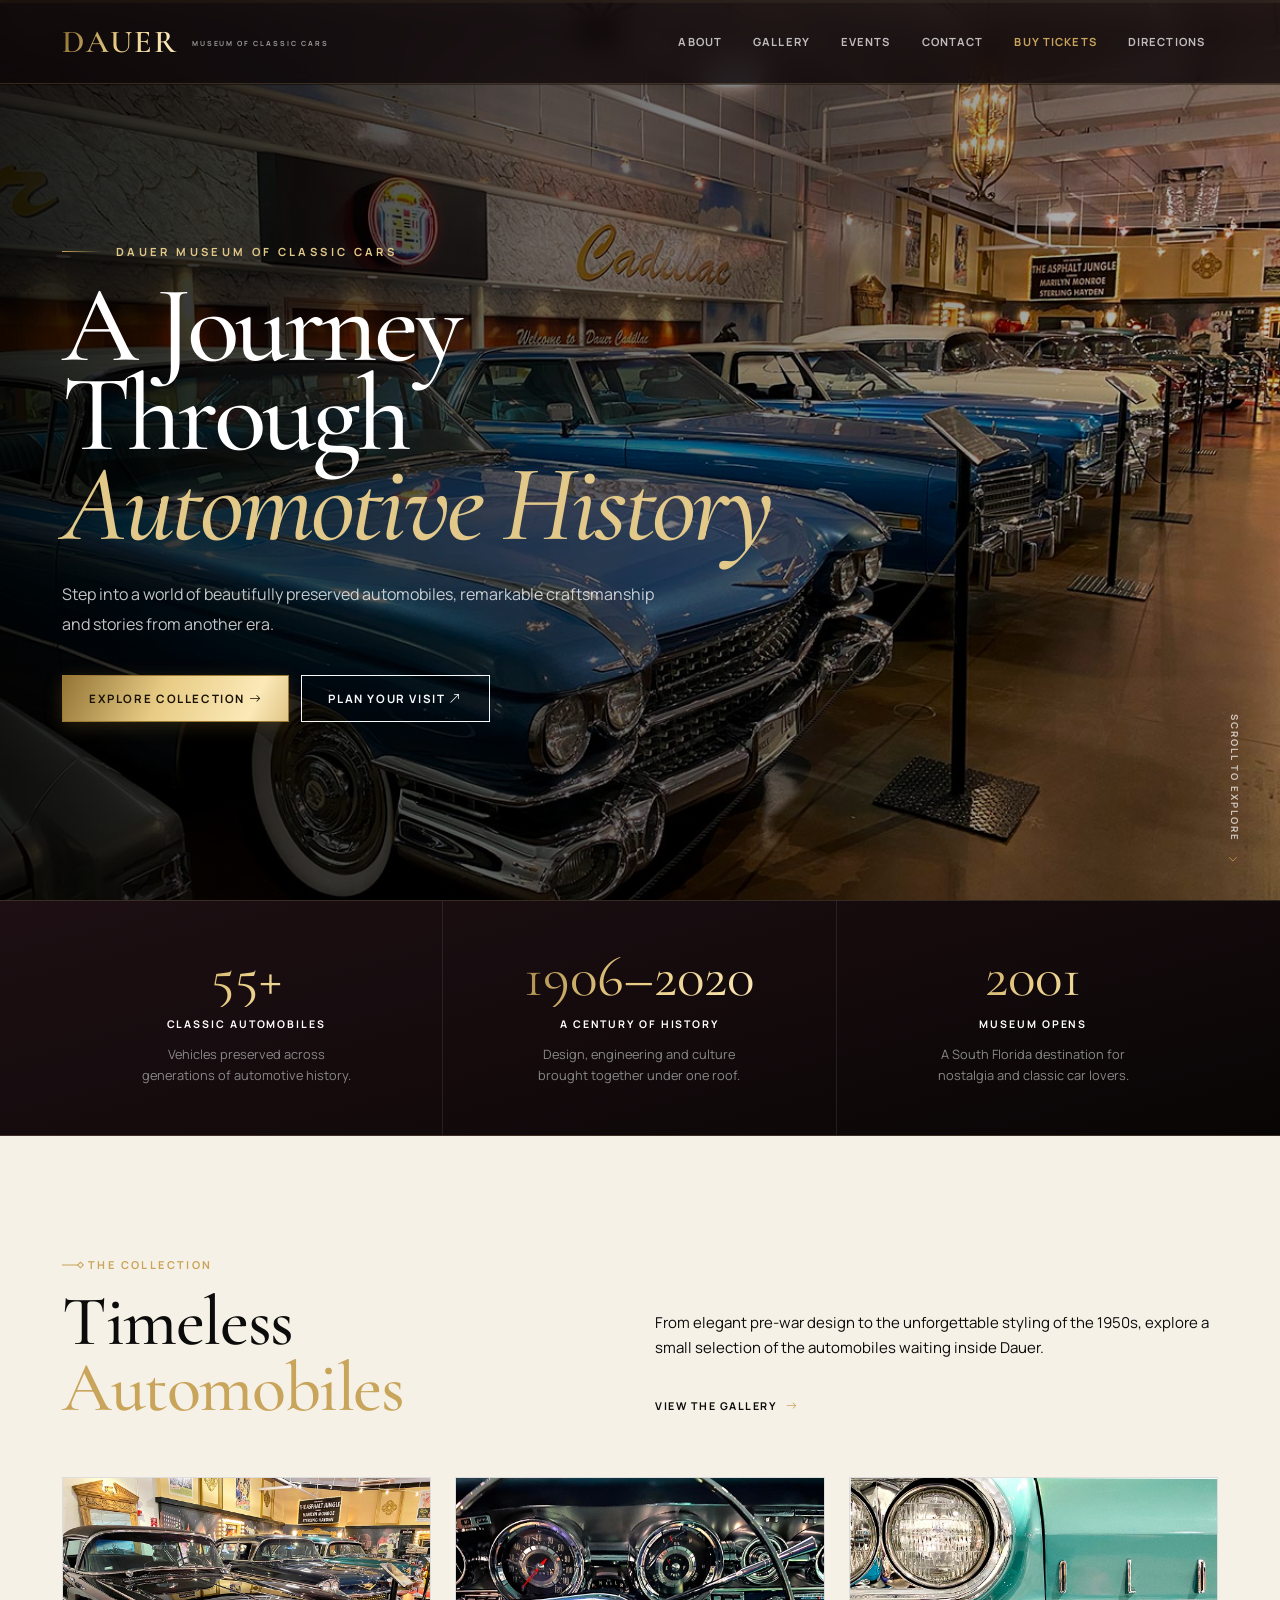
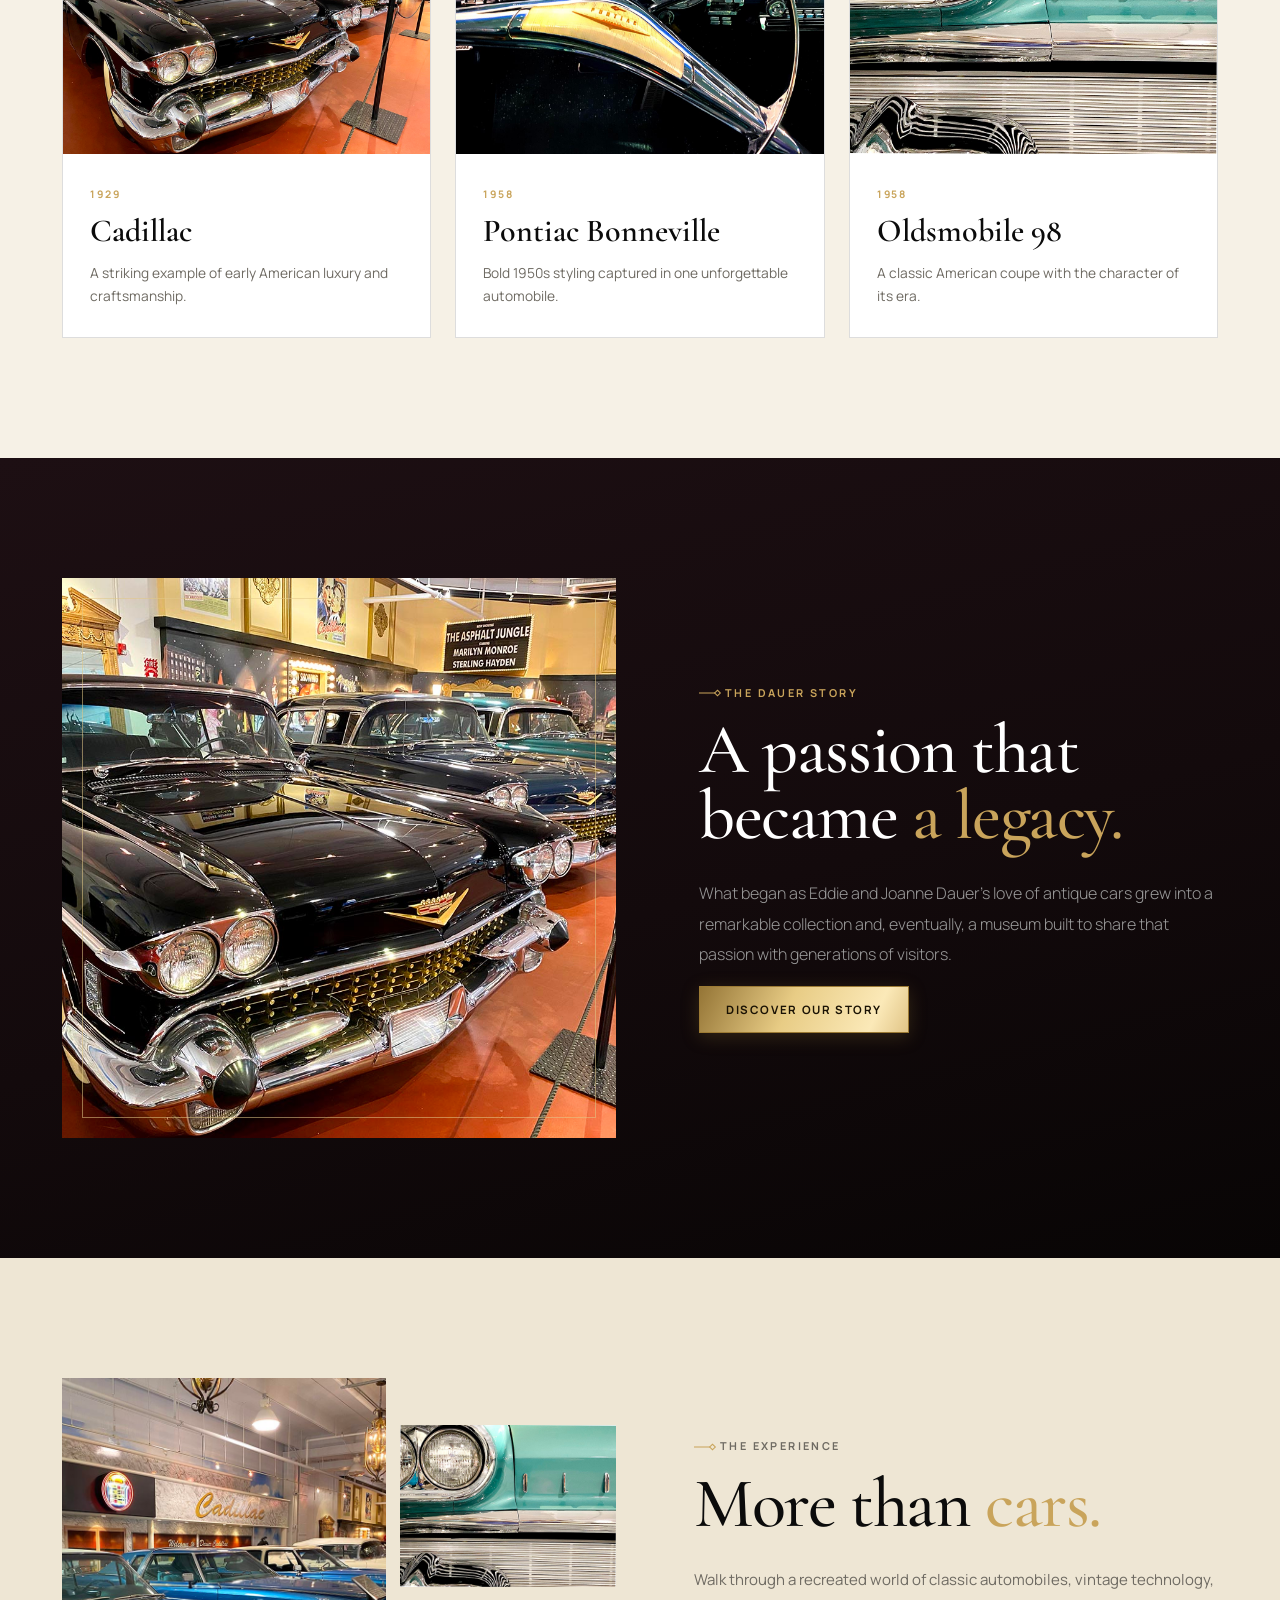
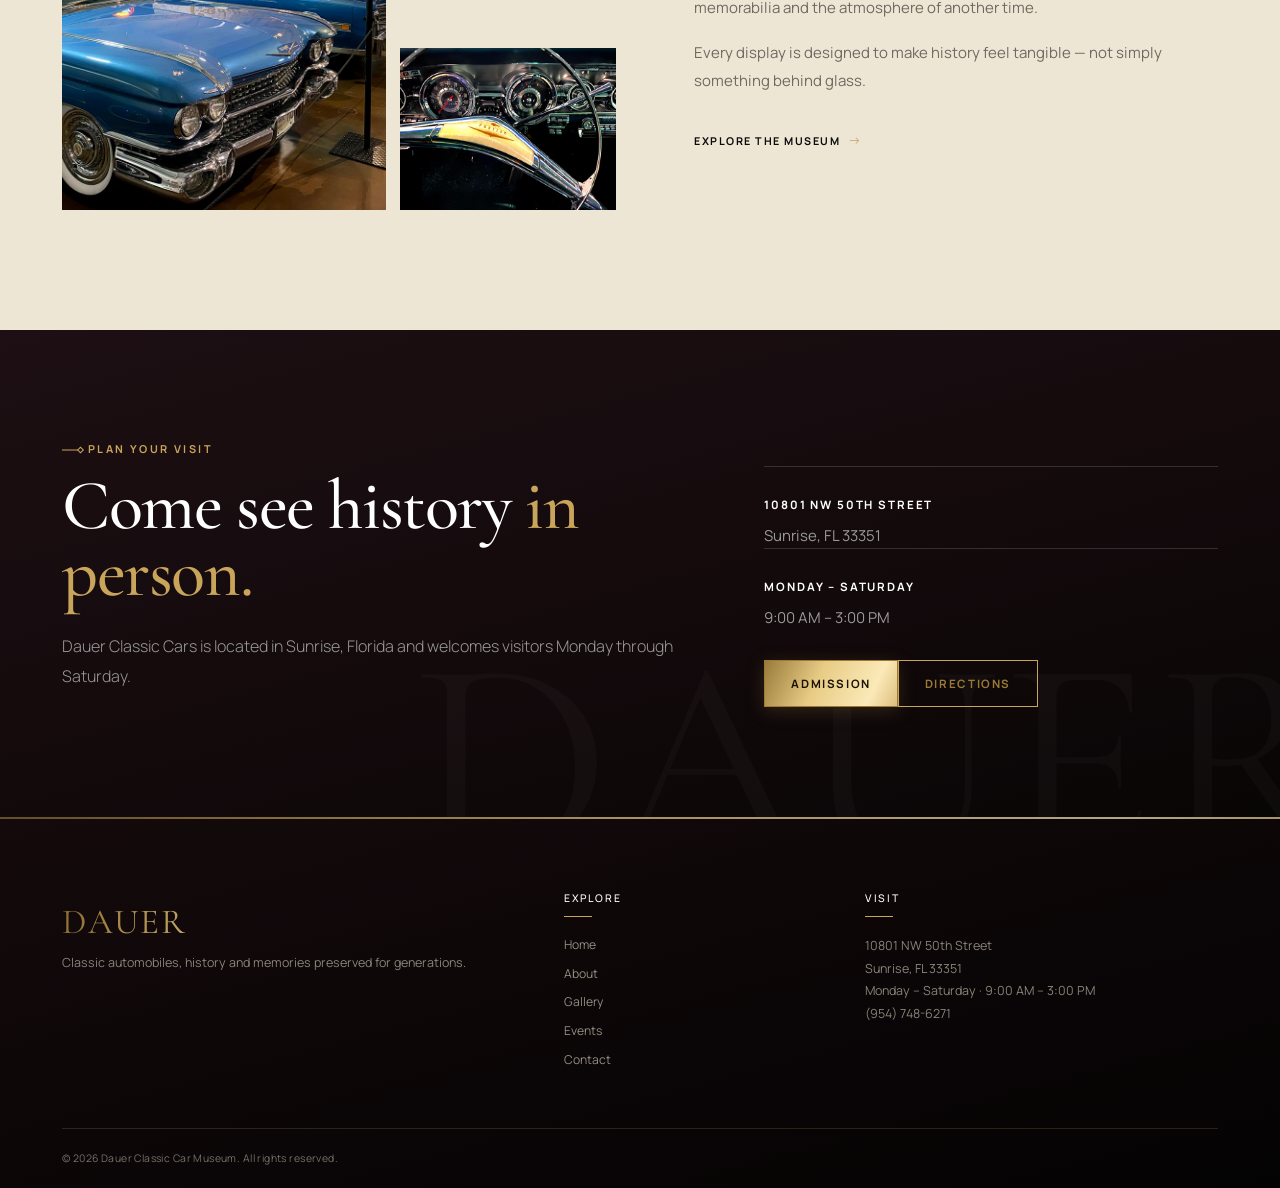
<file: dauer-classic-car-museum/index.html>
<!doctype html>
<html lang="en">
  <head>
    <meta charset="utf-8" />
    <meta name="viewport" content="width=device-width,initial-scale=1" />
    <meta
      name="description"
      content="Dauer Classic Car Museum in Sunrise, Florida — a journey through automotive history."
    />
    <title>Dauer Classic Car Museum | Home</title>
    <link
      href="https://cdn.jsdelivr.net/npm/bootstrap@5.3.3/dist/css/bootstrap.min.css"
      rel="stylesheet"
    />
    <link
      href="https://cdn.jsdelivr.net/npm/bootstrap-icons@1.11.3/font/bootstrap-icons.min.css"
      rel="stylesheet"
    />
    <link rel="stylesheet" href="css/Style.css" />
  </head>
  <body>
    <nav class="navbar navbar-expand-lg fixed-top custom-navbar">
      <div class="container">
        <a class="navbar-brand" href="index.html"
          ><span class="logo-main">DAUER</span
          ><span class="logo-sub">MUSEUM OF CLASSIC CARS</span></a
        >
        <button
          class="navbar-toggler"
          type="button"
          data-bs-toggle="collapse"
          data-bs-target="#mainNavbar"
          aria-label="Toggle navigation"
        >
          <span class="navbar-toggler-icon"></span>
        </button>
        <div class="collapse navbar-collapse" id="mainNavbar">
          <ul class="navbar-nav ms-auto">
            <li><a class="nav-link" href="about.html">About</a></li>
            <li><a class="nav-link" href="gallery.html">Gallery</a></li>
            <li><a class="nav-link" href="events.html">Events</a></li>
            <li><a class="nav-link" href="contact.html">Contact</a></li>
            <li>
              <a class="nav-link nav-ticket" href="tickets.html">Buy Tickets</a>
            </li>
            <li><a class="nav-link" href="directions.html">Directions</a></li>
          </ul>
        </div>
      </div>
    </nav>
    <header class="hero-section">
      <div class="hero-overlay"></div>
      <div class="container hero-content">
        <div class="hero-text reveal">
          <p class="hero-small-text">DAUER MUSEUM OF CLASSIC CARS</p>
          <h1>A Journey Through <span>Automotive History</span></h1>
          <p class="hero-description">
            Step into a world of beautifully preserved automobiles, remarkable
            craftsmanship and stories from another era.
          </p>
          <div class="hero-buttons">
            <a class="btn btn-gold" href="gallery.html"
              >Explore Collection <i class="bi bi-arrow-right"></i></a
            ><a class="btn btn-outline-light" href="directions.html"
              >Plan Your Visit <i class="bi bi-arrow-up-right"></i
            ></a>
          </div>
        </div>
      </div>
      <a class="scroll-indicator" href="#highlights"
        ><span>SCROLL TO EXPLORE</span><i class="bi bi-chevron-down"></i
      ></a>
    </header>
    <section id="highlights" class="highlights-section">
      <div class="container">
        <div class="row text-center">
          <div class="col-md-4 highlight-item">
            <div class="highlight-number" data-counter="55">0</div>
            <div class="highlight-title">CLASSIC AUTOMOBILES</div>
            <p>Vehicles preserved across generations of automotive history.</p>
          </div>
          <div class="col-md-4 highlight-item">
            <div class="highlight-number">1906–2020</div>
            <div class="highlight-title">A CENTURY OF HISTORY</div>
            <p>
              Design, engineering and culture brought together under one roof.
            </p>
          </div>
          <div class="col-md-4 highlight-item">
            <div class="highlight-number">2001</div>
            <div class="highlight-title">MUSEUM OPENS</div>
            <p>
              A South Florida destination for nostalgia and classic car lovers.
            </p>
          </div>
        </div>
      </div>
    </section>
    <section class="collection-section">
      <div class="container">
        <div class="section-heading reveal">
          <div>
            <p class="section-label">THE COLLECTION</p>
            <h2 class="section-title">Timeless <span>Automobiles</span></h2>
          </div>
          <div>
            <p>
              From elegant pre-war design to the unforgettable styling of the
              1950s, explore a small selection of the automobiles waiting inside
              Dauer.
            </p>
            <a class="text-link" href="gallery.html"
              >View the gallery <i class="bi bi-arrow-right"></i
            ></a>
          </div>
        </div>
        <div class="row g-4">
          <div class="col-lg-4 col-md-6">
            <article class="car-card reveal">
              <div class="car-image">
                <img
                  src="images/cars/1929-cadillac.jpg"
                  alt="1929 Cadillac"
                  loading="lazy"
                />
              </div>
              <div class="car-info">
                <span class="car-year">1929</span>
                <h3>Cadillac</h3>
                <p>
                  A striking example of early American luxury and craftsmanship.
                </p>
              </div>
            </article>
          </div>
          <div class="col-lg-4 col-md-6">
            <article class="car-card reveal">
              <div class="car-image">
                <img
                  src="images/cars/1958-pontiac.jpg"
                  alt="1958 Pontiac Bonneville"
                  loading="lazy"
                />
              </div>
              <div class="car-info">
                <span class="car-year">1958</span>
                <h3>Pontiac Bonneville</h3>
                <p>
                  Bold 1950s styling captured in one unforgettable automobile.
                </p>
              </div>
            </article>
          </div>
          <div class="col-lg-4 col-md-6">
            <article class="car-card reveal">
              <div class="car-image">
                <img
                  src="images/cars/1958-oldsmobile.jpg"
                  alt="1958 Oldsmobile"
                  loading="lazy"
                />
              </div>
              <div class="car-info">
                <span class="car-year">1958</span>
                <h3>Oldsmobile 98</h3>
                <p>A classic American coupe with the character of its era.</p>
              </div>
            </article>
          </div>
        </div>
      </div>
    </section>
    <section class="story-preview">
      <div class="container">
        <div class="row align-items-center g-5">
          <div class="col-lg-6">
            <div class="story-preview-image reveal-left">
              <img src="images/cars/1929-cadillac.jpg" alt="Classic Cadillac" />
            </div>
          </div>
          <div class="col-lg-6">
            <div class="story-preview-content reveal">
              <p class="section-label">THE DAUER STORY</p>
              <h2 class="section-title">
                A passion that became <span>a legacy.</span>
              </h2>
              <p class="lead">
                What began as Eddie and Joanne Dauer's love of antique cars grew
                into a remarkable collection and, eventually, a museum built to
                share that passion with generations of visitors.
              </p>
              <a class="btn btn-gold" href="about.html">Discover Our Story</a>
            </div>
          </div>
        </div>
      </div>
    </section>
    <section class="experience-section">
      <div class="container">
        <div class="row align-items-center g-5">
          <div class="col-lg-6">
            <div class="experience-visual reveal-left">
              <div class="big">
                <img
                  src="images/museum/museum-interior.jpg"
                  alt="Museum interior"
                  loading="lazy"
                />
              </div>
              <div class="small">
                <img
                  src="images/cars/1958-oldsmobile.jpg"
                  alt="Classic Oldsmobile"
                  loading="lazy"
                />
              </div>
              <div class="small">
                <img
                  src="images/cars/1958-pontiac.jpg"
                  alt="Classic Pontiac"
                  loading="lazy"
                />
              </div>
            </div>
          </div>
          <div class="col-lg-6">
            <div class="experience-copy reveal">
              <p class="section-label">THE EXPERIENCE</p>
              <h2 class="section-title">More than <span>cars.</span></h2>
              <p>
                Walk through a recreated world of classic automobiles, vintage
                technology, memorabilia and the atmosphere of another time.
              </p>
              <p>
                Every display is designed to make history feel tangible — not
                simply something behind glass.
              </p>
              <a class="text-link" href="about.html"
                >Explore the museum <i class="bi bi-arrow-right"></i
              ></a>
            </div>
          </div>
        </div>
      </div>
    </section>
    <section class="visit-section">
      <div class="container">
        <div class="row g-5 align-items-end">
          <div class="col-lg-7">
            <p class="section-label">PLAN YOUR VISIT</p>
            <h2 class="section-title">
              Come see history <span>in person.</span>
            </h2>
            <p class="lead" style="color: #999; margin-top: 24px">
              Dauer Classic Cars is located in Sunrise, Florida and welcomes
              visitors Monday through Saturday.
            </p>
          </div>
          <div class="col-lg-5">
            <div class="visit-card">
              <strong>10801 NW 50th Street</strong
              ><span>Sunrise, FL 33351</span>
            </div>
            <div class="visit-card">
              <strong>Monday – Saturday</strong><span>9:00 AM – 3:00 PM</span>
            </div>
            <div class="visit-buttons">
              <a class="btn btn-gold" href="tickets.html">Admission</a
              ><a class="btn btn-outline-gold" href="directions.html"
                >Directions</a
              >
            </div>
          </div>
        </div>
      </div>
    </section>
    <footer class="site-footer">
      <div class="container">
        <div class="row g-5">
          <div class="col-lg-5">
            <div class="footer-logo">DAUER</div>
            <p>
              Classic automobiles, history and memories preserved for
              generations.
            </p>
          </div>
          <div class="col-6 col-lg-3">
            <h4>Explore</h4>
            <a href="index.html">Home</a><a href="about.html">About</a
            ><a href="gallery.html">Gallery</a><a href="events.html">Events</a
            ><a href="contact.html">Contact</a>
          </div>
          <div class="col-6 col-lg-4">
            <h4>Visit</h4>
            <p>
              10801 NW 50th Street<br />Sunrise, FL 33351<br />Monday – Saturday
              · 9:00 AM – 3:00 PM<br />(954) 748-6271
            </p>
          </div>
        </div>
        <div class="footer-bottom">
          <p>© 2026 Dauer Classic Car Museum. All rights reserved.</p>
        </div>
      </div>
    </footer>
    <script src="https://cdn.jsdelivr.net/npm/bootstrap@5.3.3/dist/js/bootstrap.bundle.min.js"></script>
    <script src="js/script.js"></script>
  </body>
</html>
</file>
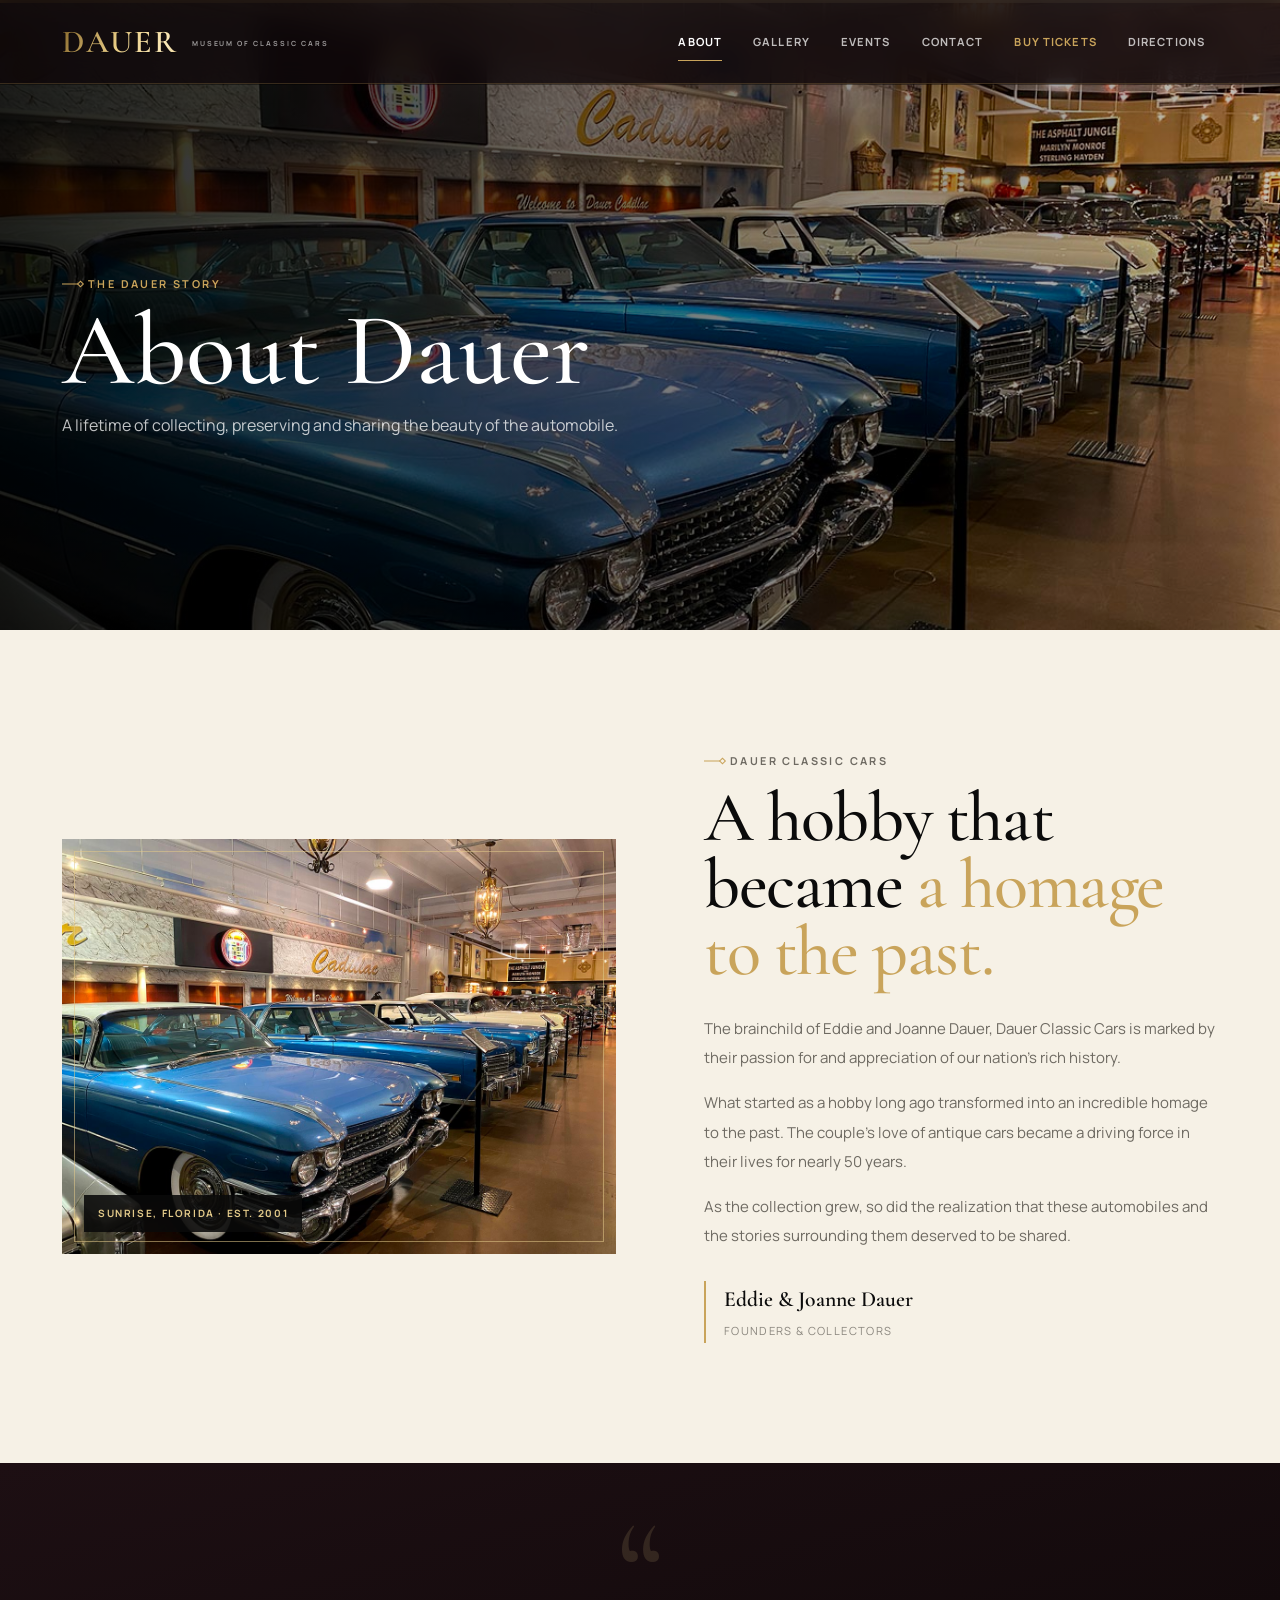
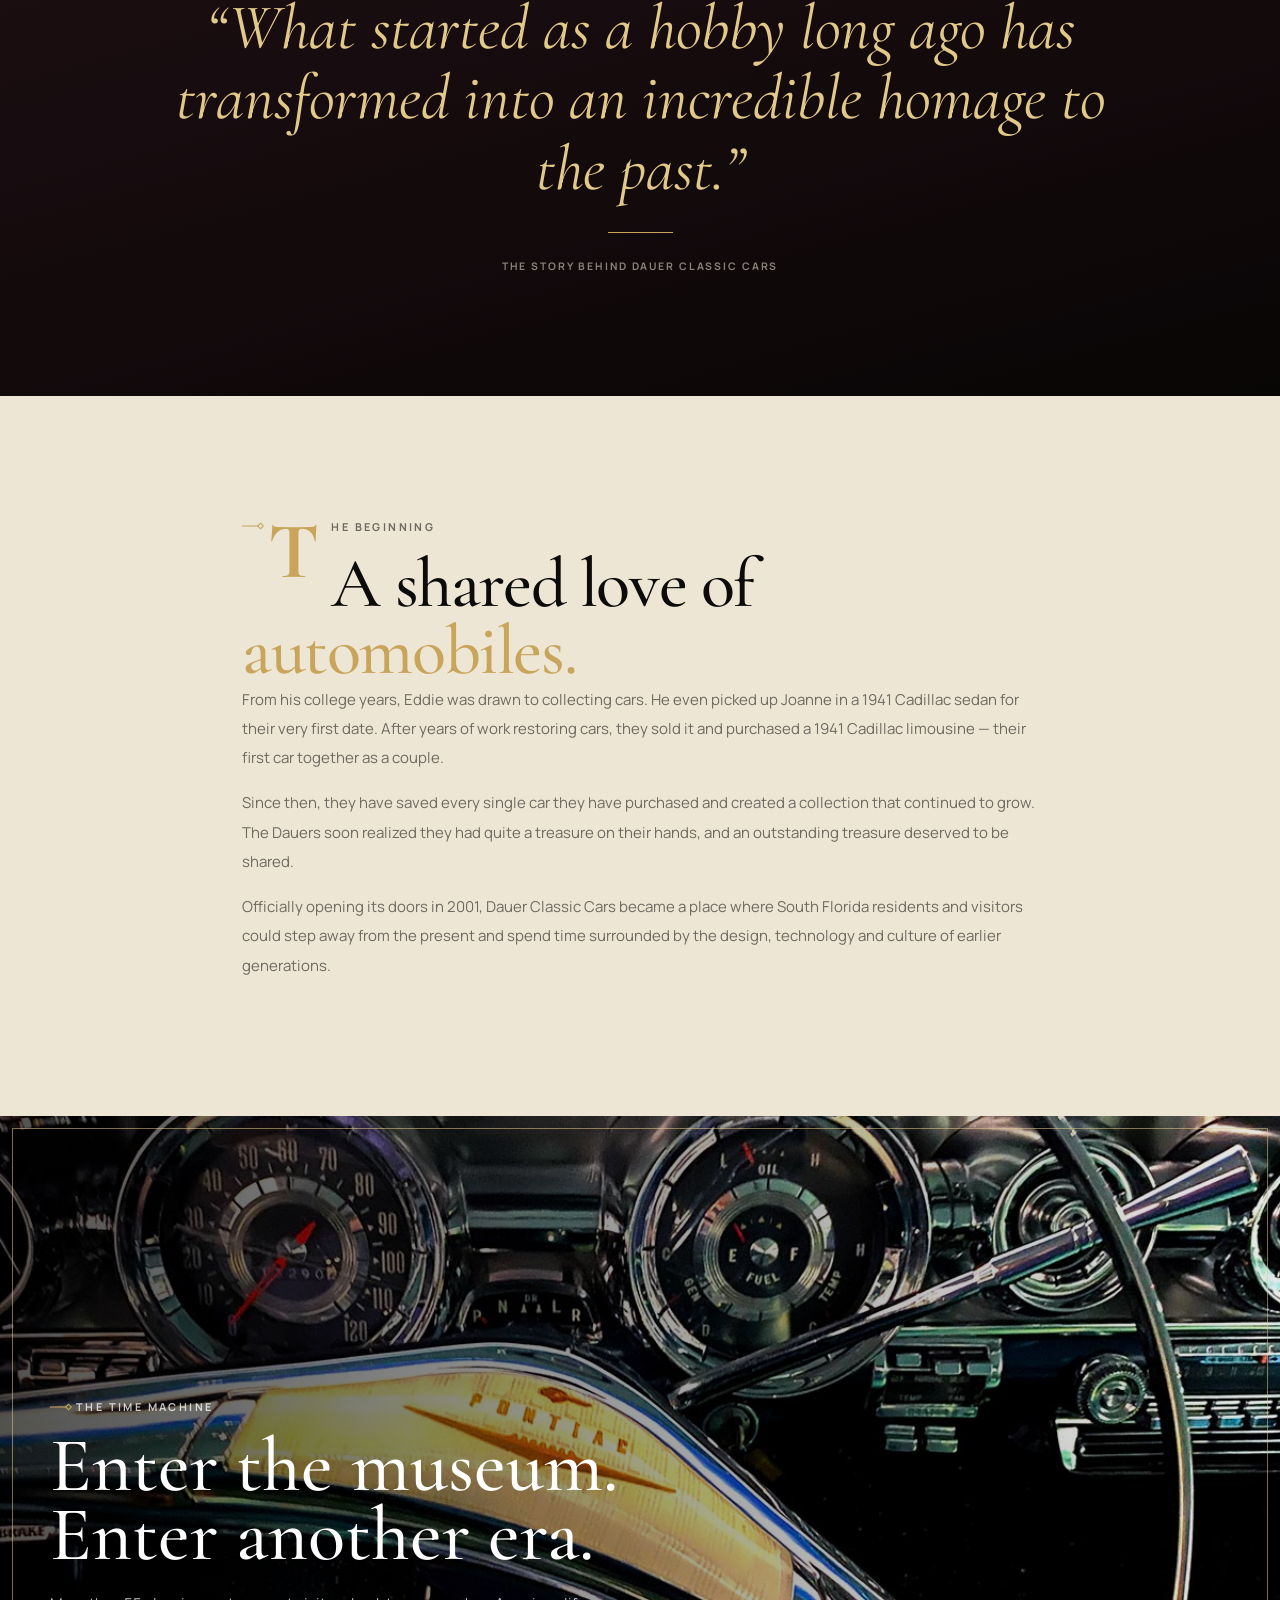
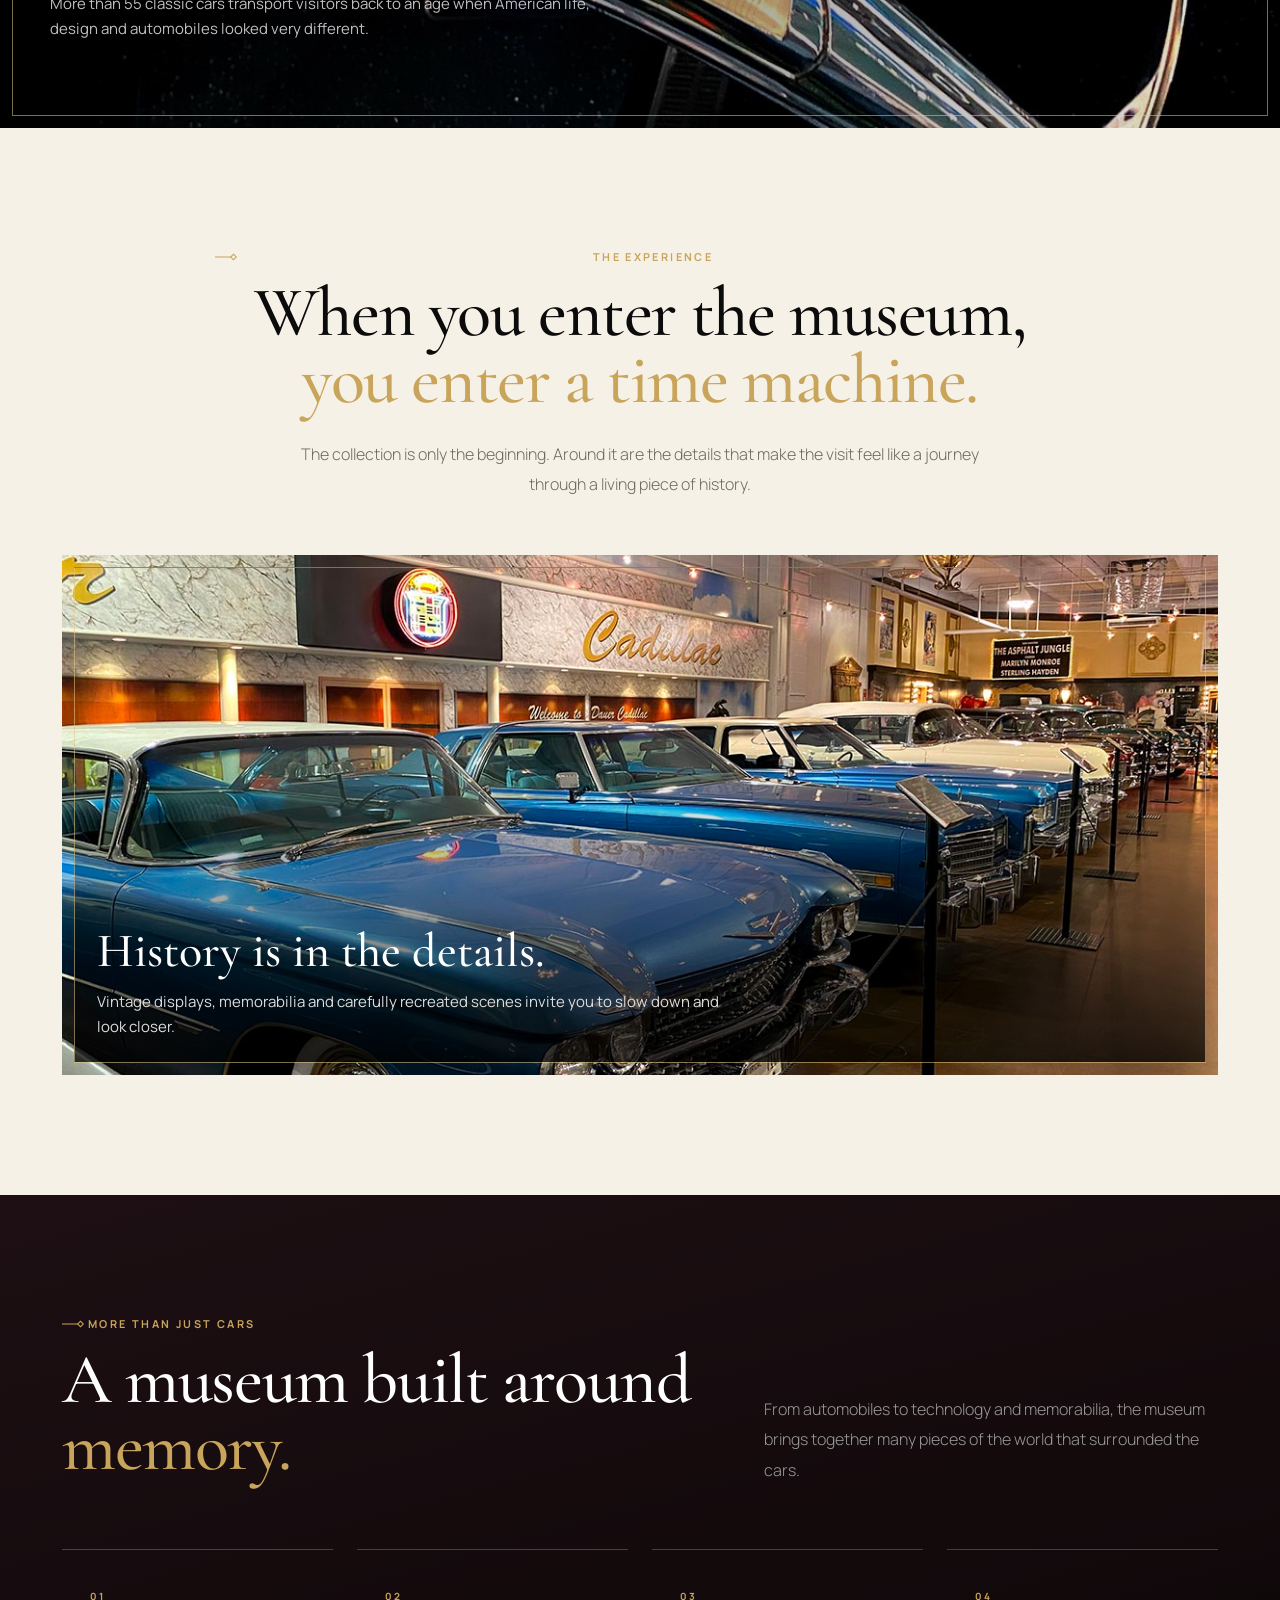
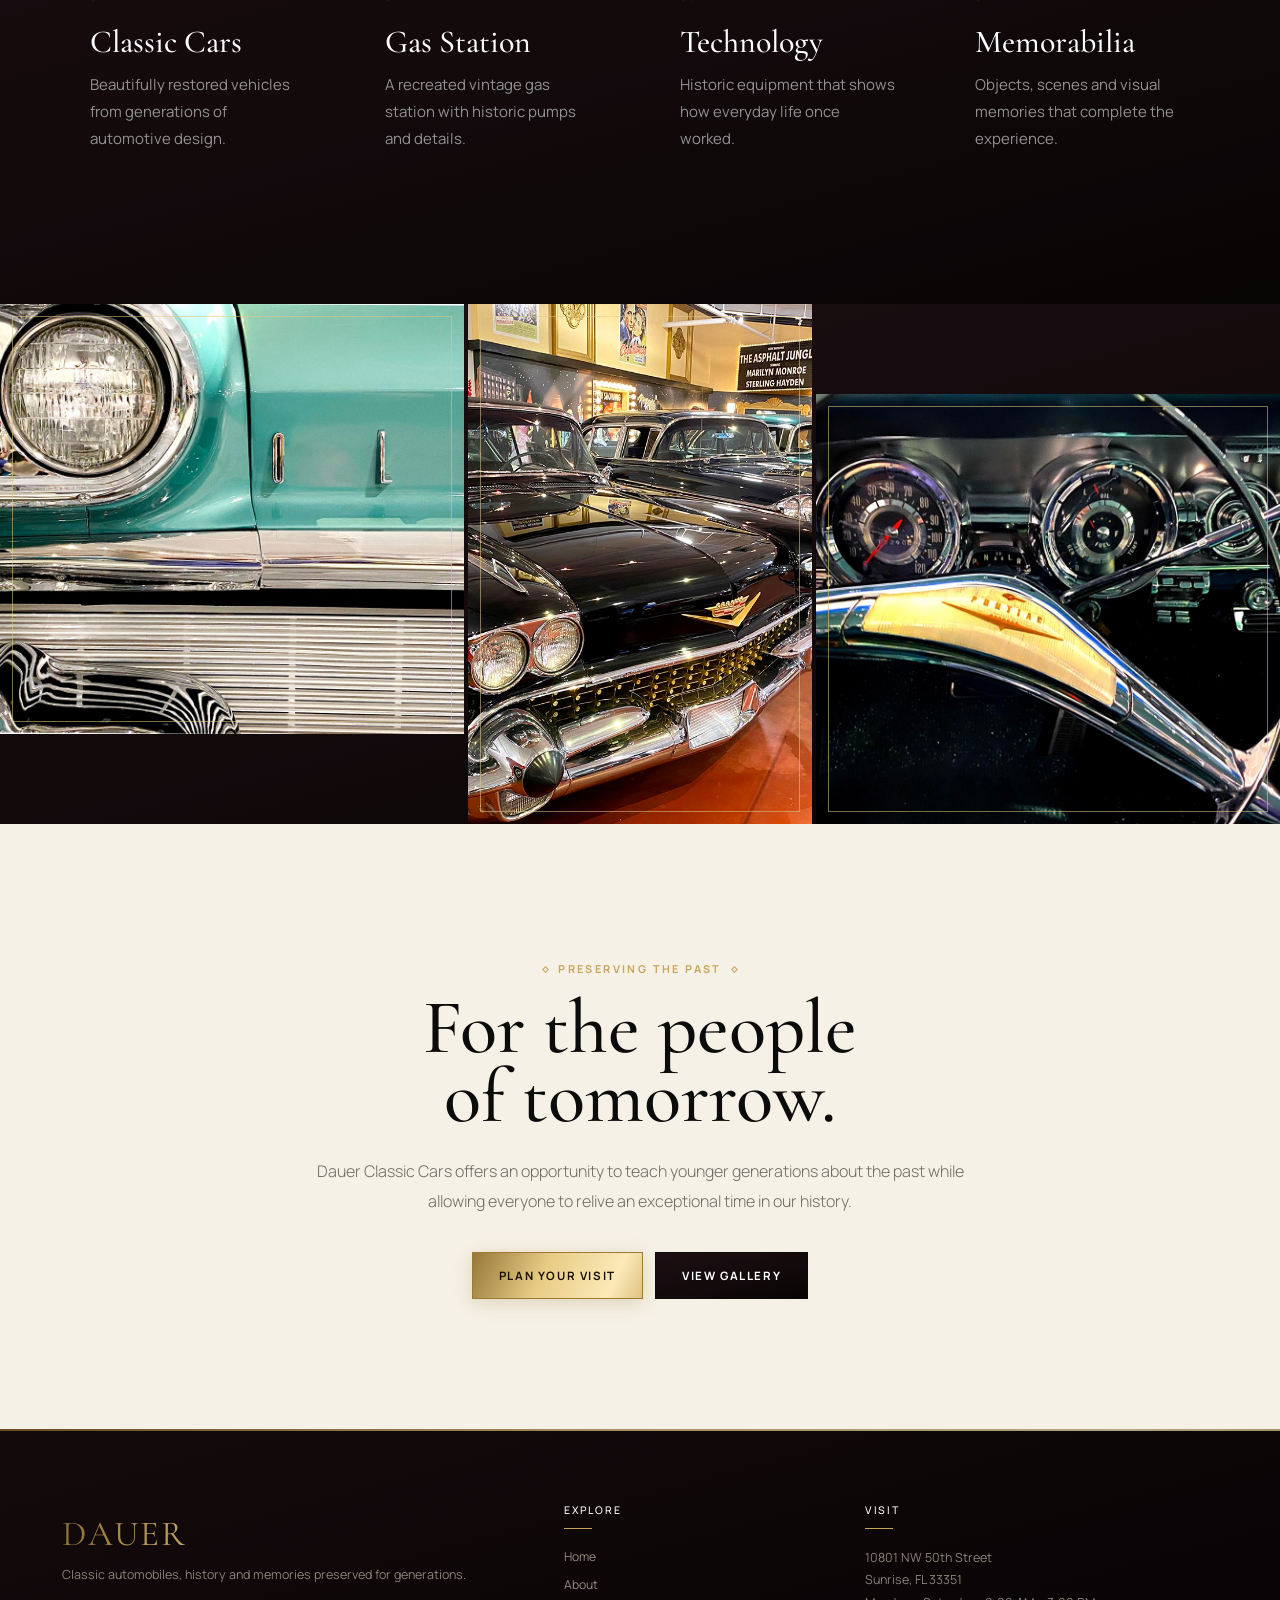
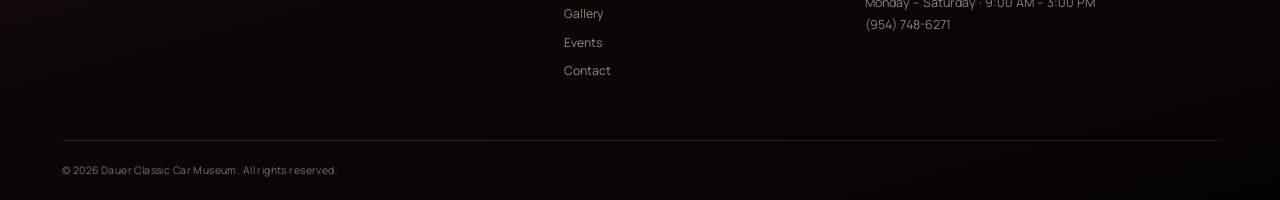
<file: dauer-classic-car-museum/about.html>
<!doctype html>
<html lang="en">
  <head>
    <meta charset="utf-8" />
    <meta name="viewport" content="width=device-width,initial-scale=1" />
    <meta
      name="description"
      content="The story of Eddie and Joanne Dauer and the Dauer Classic Car Museum."
    />
    <title>About | Dauer Classic Car Museum</title>
    <link
      href="https://cdn.jsdelivr.net/npm/bootstrap@5.3.3/dist/css/bootstrap.min.css"
      rel="stylesheet"
    />
    <link
      href="https://cdn.jsdelivr.net/npm/bootstrap-icons@1.11.3/font/bootstrap-icons.min.css"
      rel="stylesheet"
    />
    <link rel="stylesheet" href="css/Style.css" />
  </head>
  <body>
    <nav class="navbar navbar-expand-lg fixed-top custom-navbar">
      <div class="container">
        <a class="navbar-brand" href="index.html"
          ><span class="logo-main">DAUER</span
          ><span class="logo-sub">MUSEUM OF CLASSIC CARS</span></a
        ><button
          class="navbar-toggler"
          type="button"
          data-bs-toggle="collapse"
          data-bs-target="#mainNavbar"
          aria-label="Toggle navigation"
        >
          <span class="navbar-toggler-icon"></span>
        </button>
        <div class="collapse navbar-collapse" id="mainNavbar">
          <ul class="navbar-nav ms-auto">
            <li><a class="nav-link active" href="about.html">About</a></li>
            <li><a class="nav-link" href="gallery.html">Gallery</a></li>
            <li><a class="nav-link" href="events.html">Events</a></li>
            <li><a class="nav-link" href="contact.html">Contact</a></li>
            <li>
              <a class="nav-link nav-ticket" href="tickets.html">Buy Tickets</a>
            </li>
            <li><a class="nav-link" href="directions.html">Directions</a></li>
          </ul>
        </div>
      </div>
    </nav>
    <section class="inner-page-hero about-hero">
      <div class="inner-page-overlay"></div>
      <div class="container">
        <div class="inner-page-content reveal">
          <p class="section-label">THE DAUER STORY</p>
          <h1>About Dauer</h1>
          <p>
            A lifetime of collecting, preserving and sharing the beauty of the
            automobile.
          </p>
        </div>
      </div>
    </section>
    <section class="about-intro">
      <div class="container">
        <div class="row align-items-center g-5">
          <div class="col-lg-6">
            <div class="about-intro-image reveal-left">
              <img
                src="images/museum/museum-interior.jpg"
                alt="Dauer Classic Car Museum interior"
              />
              <div class="image-caption">SUNRISE, FLORIDA · EST. 2001</div>
            </div>
          </div>
          <div class="col-lg-6">
            <div class="about-copy reveal">
              <p class="section-label">DAUER CLASSIC CARS</p>
              <h2 class="section-title">
                A hobby that became <span>a homage to the past.</span>
              </h2>
              <p>
                The brainchild of Eddie and Joanne Dauer, Dauer Classic Cars is
                marked by their passion for and appreciation of our nation's
                rich history.
              </p>
              <p>
                What started as a hobby long ago transformed into an incredible
                homage to the past. The couple's love of antique cars became a
                driving force in their lives for nearly 50 years.
              </p>
              <p>
                As the collection grew, so did the realization that these
                automobiles and the stories surrounding them deserved to be
                shared.
              </p>
              <div class="signature">
                <strong>Eddie &amp; Joanne Dauer</strong
                ><span>Founders &amp; Collectors</span>
              </div>
            </div>
          </div>
        </div>
      </div>
    </section>
    <section class="about-quote">
      <div class="container reveal">
        <blockquote>
          “What started as a hobby long ago has transformed into an incredible
          homage to the past.”
        </blockquote>
        <div class="quote-line"></div>
        <cite>The story behind Dauer Classic Cars</cite>
      </div>
    </section>
    <section class="about-founders">
      <div class="container">
        <div class="row justify-content-center">
          <div class="col-lg-9 story-columns reveal">
            <p class="section-label">THE BEGINNING</p>
            <h2 class="section-title">
              A shared love of <span>automobiles.</span>
            </h2>
            <p>
              From his college years, Eddie was drawn to collecting cars. He
              even picked up Joanne in a 1941 Cadillac sedan for their very
              first date. After years of work restoring cars, they sold it and
              purchased a 1941 Cadillac limousine — their first car together as
              a couple.
            </p>
            <p>
              Since then, they have saved every single car they have purchased
              and created a collection that continued to grow. The Dauers soon
              realized they had quite a treasure on their hands, and an
              outstanding treasure deserved to be shared.
            </p>
            <p>
              Officially opening its doors in 2001, Dauer Classic Cars became a
              place where South Florida residents and visitors could step away
              from the present and spend time surrounded by the design,
              technology and culture of earlier generations.
            </p>
          </div>
        </div>
      </div>
    </section>
    <section class="about-full-image">
      <img
        src="images/cars/1958-pontiac.jpg"
        alt="1958 Pontiac in the museum"
      />
      <div class="full-image-overlay"></div>
      <div class="full-image-content reveal">
        <p class="section-label">THE TIME MACHINE</p>
        <h2>Enter the museum.<br />Enter another era.</h2>
        <p>
          More than 55 classic cars transport visitors back to an age when
          American life, design and automobiles looked very different.
        </p>
      </div>
    </section>
    <section class="about-experience">
      <div class="container">
        <div class="experience-copy-wide reveal">
          <p class="section-label">THE EXPERIENCE</p>
          <h2 class="section-title">
            When you enter the museum, <span>you enter a time machine.</span>
          </h2>
          <p class="lead">
            The collection is only the beginning. Around it are the details that
            make the visit feel like a journey through a living piece of
            history.
          </p>
        </div>
        <div class="experience-feature reveal">
          <img
            src="images/museum/museum-interior.jpg"
            alt="Inside the Dauer museum"
          />
          <div class="experience-feature-content">
            <h3>History is in the details.</h3>
            <p>
              Vintage displays, memorabilia and carefully recreated scenes
              invite you to slow down and look closer.
            </p>
          </div>
        </div>
      </div>
    </section>
    <section class="about-more">
      <div class="container">
        <div class="row align-items-end g-5 mb-5">
          <div class="col-lg-7 reveal">
            <p class="section-label">MORE THAN JUST CARS</p>
            <h2 class="section-title">
              A museum built around <span>memory.</span>
            </h2>
          </div>
          <div class="col-lg-5 reveal">
            <p class="lead" style="color: #999">
              From automobiles to technology and memorabilia, the museum brings
              together many pieces of the world that surrounded the cars.
            </p>
          </div>
        </div>
        <div class="row g-4">
          <div class="col-md-6 col-lg-3">
            <div class="more-item reveal">
              <span class="more-number">01</span>
              <h3>Classic Cars</h3>
              <p>
                Beautifully restored vehicles from generations of automotive
                design.
              </p>
            </div>
          </div>
          <div class="col-md-6 col-lg-3">
            <div class="more-item reveal">
              <span class="more-number">02</span>
              <h3>Gas Station</h3>
              <p>
                A recreated vintage gas station with historic pumps and details.
              </p>
            </div>
          </div>
          <div class="col-md-6 col-lg-3">
            <div class="more-item reveal">
              <span class="more-number">03</span>
              <h3>Technology</h3>
              <p>
                Historic equipment that shows how everyday life once worked.
              </p>
            </div>
          </div>
          <div class="col-md-6 col-lg-3">
            <div class="more-item reveal">
              <span class="more-number">04</span>
              <h3>Memorabilia</h3>
              <p>
                Objects, scenes and visual memories that complete the
                experience.
              </p>
            </div>
          </div>
        </div>
      </div>
    </section>
    <section class="about-collage">
      <div class="collage-grid">
        <figure class="reveal-left">
          <img src="images/cars/1958-oldsmobile.jpg" alt="1958 Oldsmobile" />
        </figure>
        <figure class="reveal">
          <img src="images/cars/1929-cadillac.jpg" alt="1929 Cadillac" />
        </figure>
        <figure class="reveal-right">
          <img src="images/cars/1958-pontiac.jpg" alt="1958 Pontiac" />
        </figure>
      </div>
    </section>
    <section class="about-closing">
      <div class="container reveal">
        <p class="section-label">PRESERVING THE PAST</p>
        <h2>For the people<br />of tomorrow.</h2>
        <p class="lead">
          Dauer Classic Cars offers an opportunity to teach younger generations
          about the past while allowing everyone to relive an exceptional time
          in our history.
        </p>
        <div class="cta-buttons justify-content-center">
          <a class="btn btn-gold" href="tickets.html">Plan Your Visit</a
          ><a class="btn btn-dark" href="gallery.html">View Gallery</a>
        </div>
      </div>
    </section>
    <footer class="site-footer">
      <div class="container">
        <div class="row g-5">
          <div class="col-lg-5">
            <div class="footer-logo">DAUER</div>
            <p>
              Classic automobiles, history and memories preserved for
              generations.
            </p>
          </div>
          <div class="col-6 col-lg-3">
            <h4>Explore</h4>
            <a href="index.html">Home</a><a href="about.html">About</a
            ><a href="gallery.html">Gallery</a><a href="events.html">Events</a
            ><a href="contact.html">Contact</a>
          </div>
          <div class="col-6 col-lg-4">
            <h4>Visit</h4>
            <p>
              10801 NW 50th Street<br />Sunrise, FL 33351<br />Monday – Saturday
              · 9:00 AM – 3:00 PM<br />(954) 748-6271
            </p>
          </div>
        </div>
        <div class="footer-bottom">
          <p>© 2026 Dauer Classic Car Museum. All rights reserved.</p>
        </div>
      </div>
    </footer>
    <script src="https://cdn.jsdelivr.net/npm/bootstrap@5.3.3/dist/js/bootstrap.bundle.min.js"></script>
    <script src="js/script.js"></script>
  </body>
</html>
</file>
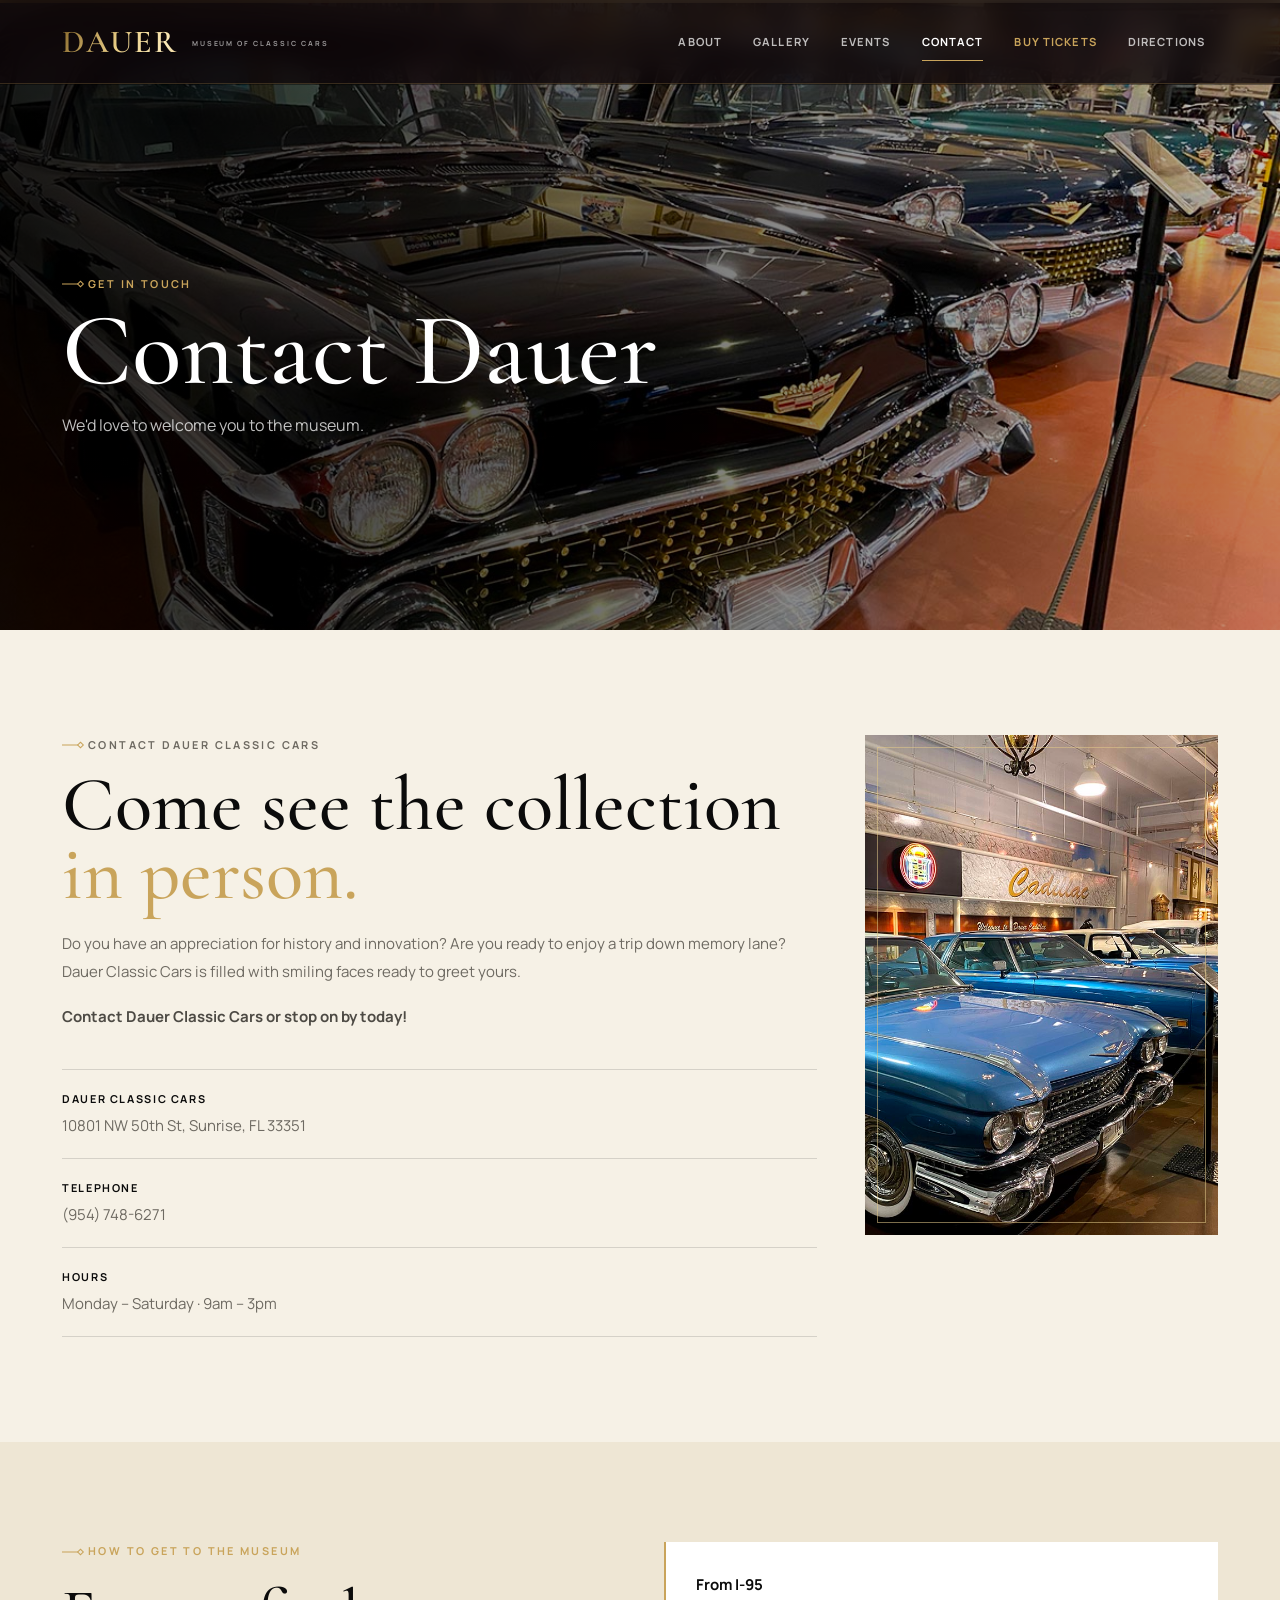
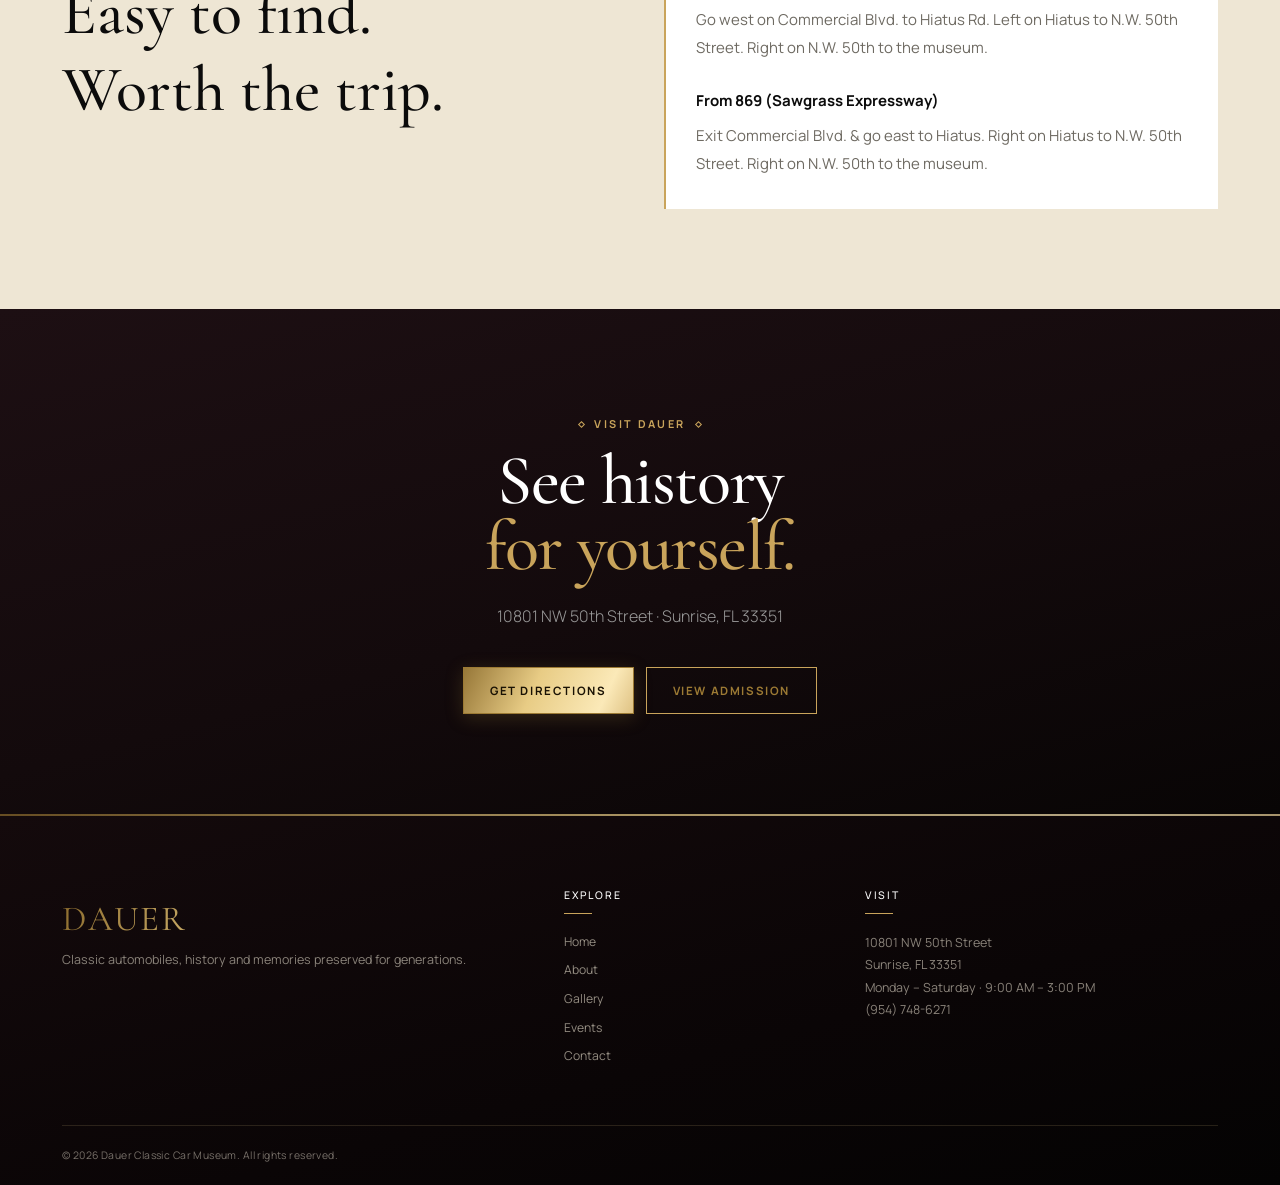
<file: dauer-classic-car-museum/contact.html>
<!doctype html>
<html lang="en">
  <head>
    <meta charset="utf-8" />
    <meta name="viewport" content="width=device-width,initial-scale=1" />
    <title>Contact | Dauer Classic Car Museum</title>
    <link
      href="https://cdn.jsdelivr.net/npm/bootstrap@5.3.3/dist/css/bootstrap.min.css"
      rel="stylesheet"
    />
    <link
      href="https://cdn.jsdelivr.net/npm/bootstrap-icons@1.11.3/font/bootstrap-icons.min.css"
      rel="stylesheet"
    />
    <link rel="stylesheet" href="css/Style.css" />
  </head>
  <body>
    <nav class="navbar navbar-expand-lg fixed-top custom-navbar">
      <div class="container">
        <a class="navbar-brand" href="index.html"
          ><span class="logo-main">DAUER</span
          ><span class="logo-sub">MUSEUM OF CLASSIC CARS</span></a
        ><button
          class="navbar-toggler"
          type="button"
          data-bs-toggle="collapse"
          data-bs-target="#mainNavbar"
          aria-label="Toggle navigation"
        >
          <span class="navbar-toggler-icon"></span>
        </button>
        <div class="collapse navbar-collapse" id="mainNavbar">
          <ul class="navbar-nav ms-auto">
            <li><a class="nav-link" href="about.html">About</a></li>
            <li><a class="nav-link" href="gallery.html">Gallery</a></li>
            <li><a class="nav-link" href="events.html">Events</a></li>
            <li><a class="nav-link active" href="contact.html">Contact</a></li>
            <li>
              <a class="nav-link nav-ticket" href="tickets.html">Buy Tickets</a>
            </li>
            <li><a class="nav-link" href="directions.html">Directions</a></li>
          </ul>
        </div>
      </div>
    </nav>
    <section class="inner-page-hero contact-hero">
      <div class="inner-page-overlay"></div>
      <div class="container">
        <div class="inner-page-content reveal">
          <p class="section-label">GET IN TOUCH</p>
          <h1>Contact Dauer</h1>
          <p>We'd love to welcome you to the museum.</p>
        </div>
      </div>
    </section>
    <section class="contact-main">
      <div class="container">
        <div class="row g-5 align-items-start">
          <div class="col-lg-8">
            <div class="contact-copy reveal">
              <p class="section-label">CONTACT DAUER CLASSIC CARS</p>
              <h2>
                Come see the collection
                <span style="color: var(--gold)">in person.</span>
              </h2>
              <p>
                Do you have an appreciation for history and innovation? Are you
                ready to enjoy a trip down memory lane? Dauer Classic Cars is
                filled with smiling faces ready to greet yours.
              </p>
              <p class="contact-intro-strong">
                Contact Dauer Classic Cars or stop on by today!
              </p>
              <div class="contact-details">
                <div class="contact-detail">
                  <strong>Dauer Classic Cars</strong
                  ><span>10801 NW 50th St, Sunrise, FL 33351</span>
                </div>
                <div class="contact-detail">
                  <strong>Telephone</strong
                  ><span><a href="tel:+19547486271">(954) 748-6271</a></span>
                </div>
                <div class="contact-detail">
                  <strong>Hours</strong
                  ><span>Monday – Saturday · 9am – 3pm</span>
                </div>
              </div>
            </div>
          </div>
          <div class="col-lg-4">
            <div class="contact-photo reveal-right">
              <img
                src="images/museum/museum-interior.jpg"
                alt="Dauer Classic Car Museum"
              />
            </div>
          </div>
        </div>
      </div>
    </section>
    <section class="contact-how">
      <div class="container">
        <div class="row g-5">
          <div class="col-lg-6 reveal">
            <p class="section-label">HOW TO GET TO THE MUSEUM</p>
            <h2>Easy to find.<br />Worth the trip.</h2>
          </div>
          <div class="col-lg-6">
            <div class="route-note reveal">
              <strong>From I-95</strong>
              <p>
                Go west on Commercial Blvd. to Hiatus Rd. Left on Hiatus to N.W.
                50th Street. Right on N.W. 50th to the museum.
              </p>
              <br /><strong>From 869 (Sawgrass Expressway)</strong>
              <p>
                Exit Commercial Blvd. &amp; go east to Hiatus. Right on Hiatus
                to N.W. 50th Street. Right on N.W. 50th to the museum.
              </p>
            </div>
          </div>
        </div>
      </div>
    </section>
    <section class="contact-bottom">
      <div class="container reveal">
        <p class="section-label">VISIT DAUER</p>
        <h2 class="section-title">
          See history<br /><span>for yourself.</span>
        </h2>
        <p class="lead">10801 NW 50th Street · Sunrise, FL 33351</p>
        <div class="cta-buttons justify-content-center">
          <a class="btn btn-gold" href="directions.html">Get Directions</a
          ><a class="btn btn-outline-gold" href="tickets.html"
            >View Admission</a
          >
        </div>
      </div>
    </section>
    <footer class="site-footer">
      <div class="container">
        <div class="row g-5">
          <div class="col-lg-5">
            <div class="footer-logo">DAUER</div>
            <p>
              Classic automobiles, history and memories preserved for
              generations.
            </p>
          </div>
          <div class="col-6 col-lg-3">
            <h4>Explore</h4>
            <a href="index.html">Home</a><a href="about.html">About</a
            ><a href="gallery.html">Gallery</a><a href="events.html">Events</a
            ><a href="contact.html">Contact</a>
          </div>
          <div class="col-6 col-lg-4">
            <h4>Visit</h4>
            <p>
              10801 NW 50th Street<br />Sunrise, FL 33351<br />Monday – Saturday
              · 9:00 AM – 3:00 PM<br />(954) 748-6271
            </p>
          </div>
        </div>
        <div class="footer-bottom">
          <p>© 2026 Dauer Classic Car Museum. All rights reserved.</p>
        </div>
      </div>
    </footer>
    <script src="https://cdn.jsdelivr.net/npm/bootstrap@5.3.3/dist/js/bootstrap.bundle.min.js"></script>
    <script src="js/script.js"></script>
  </body>
</html>
</file>
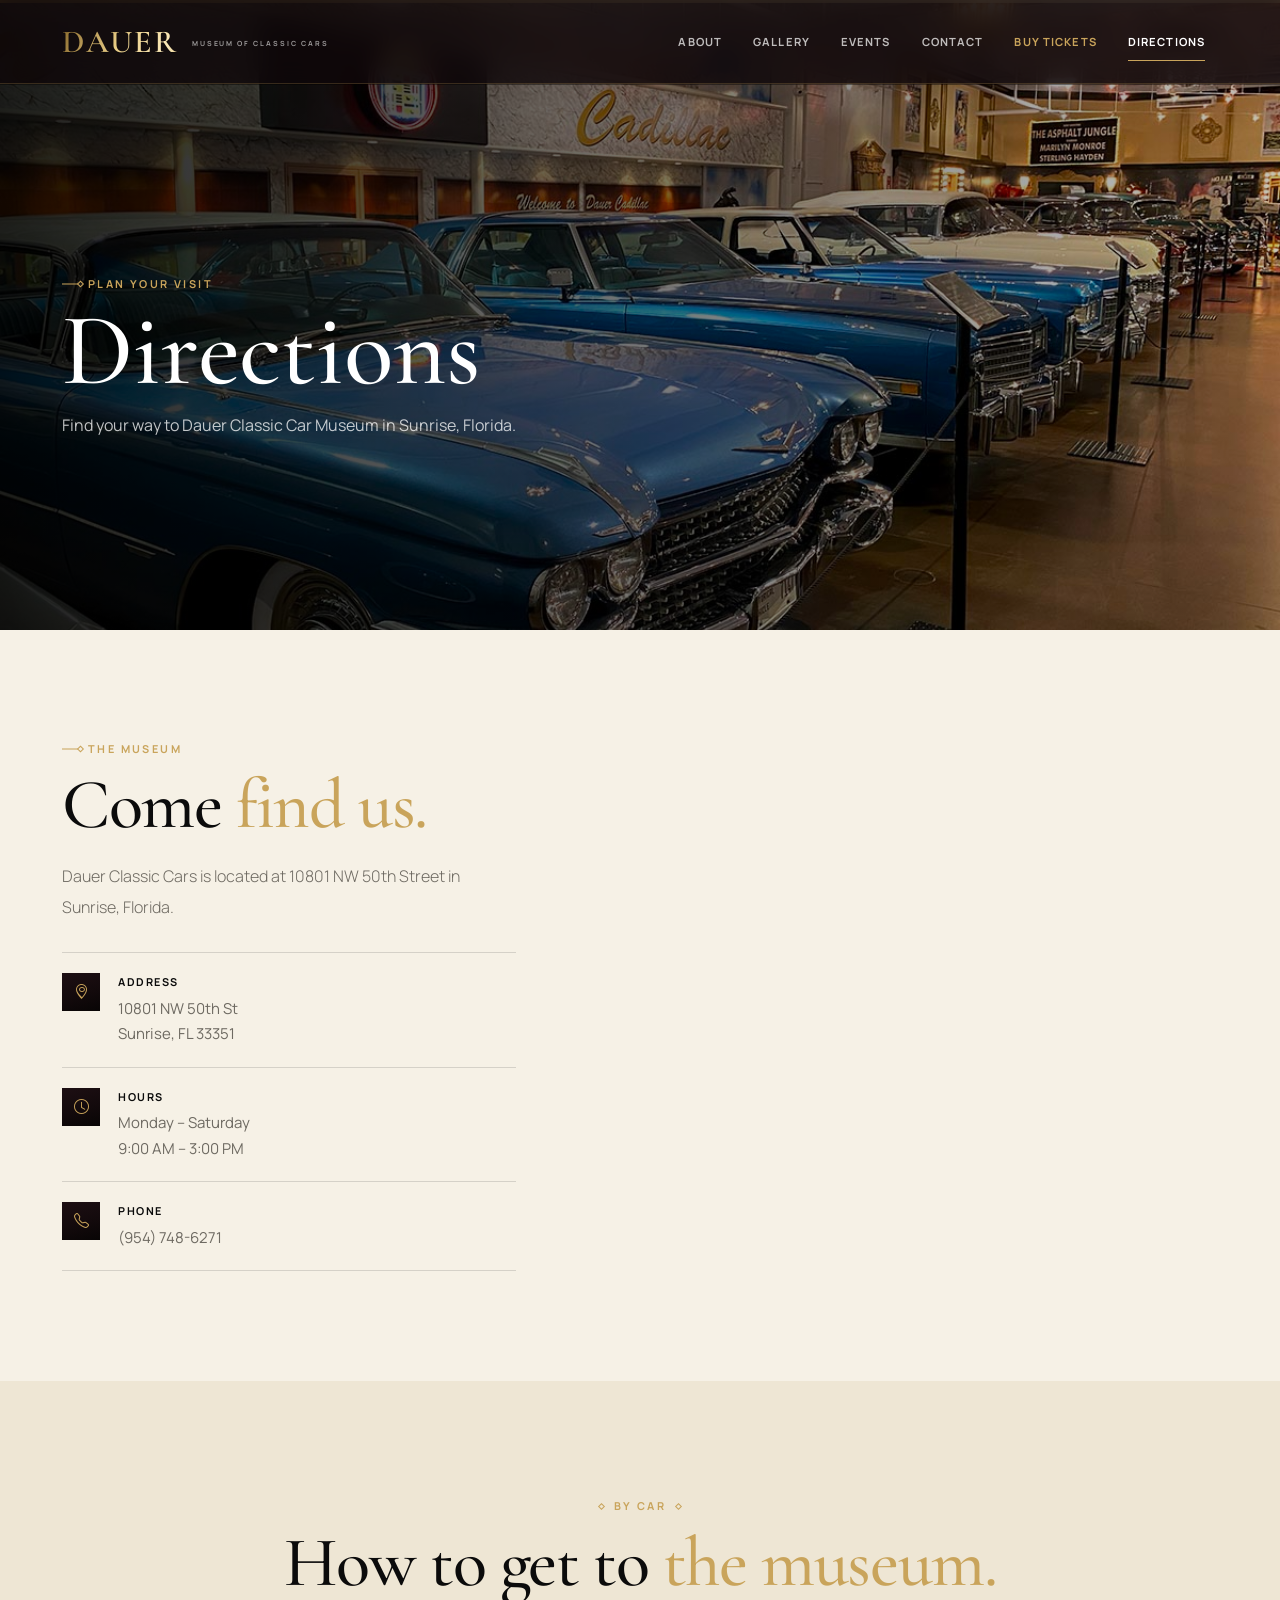
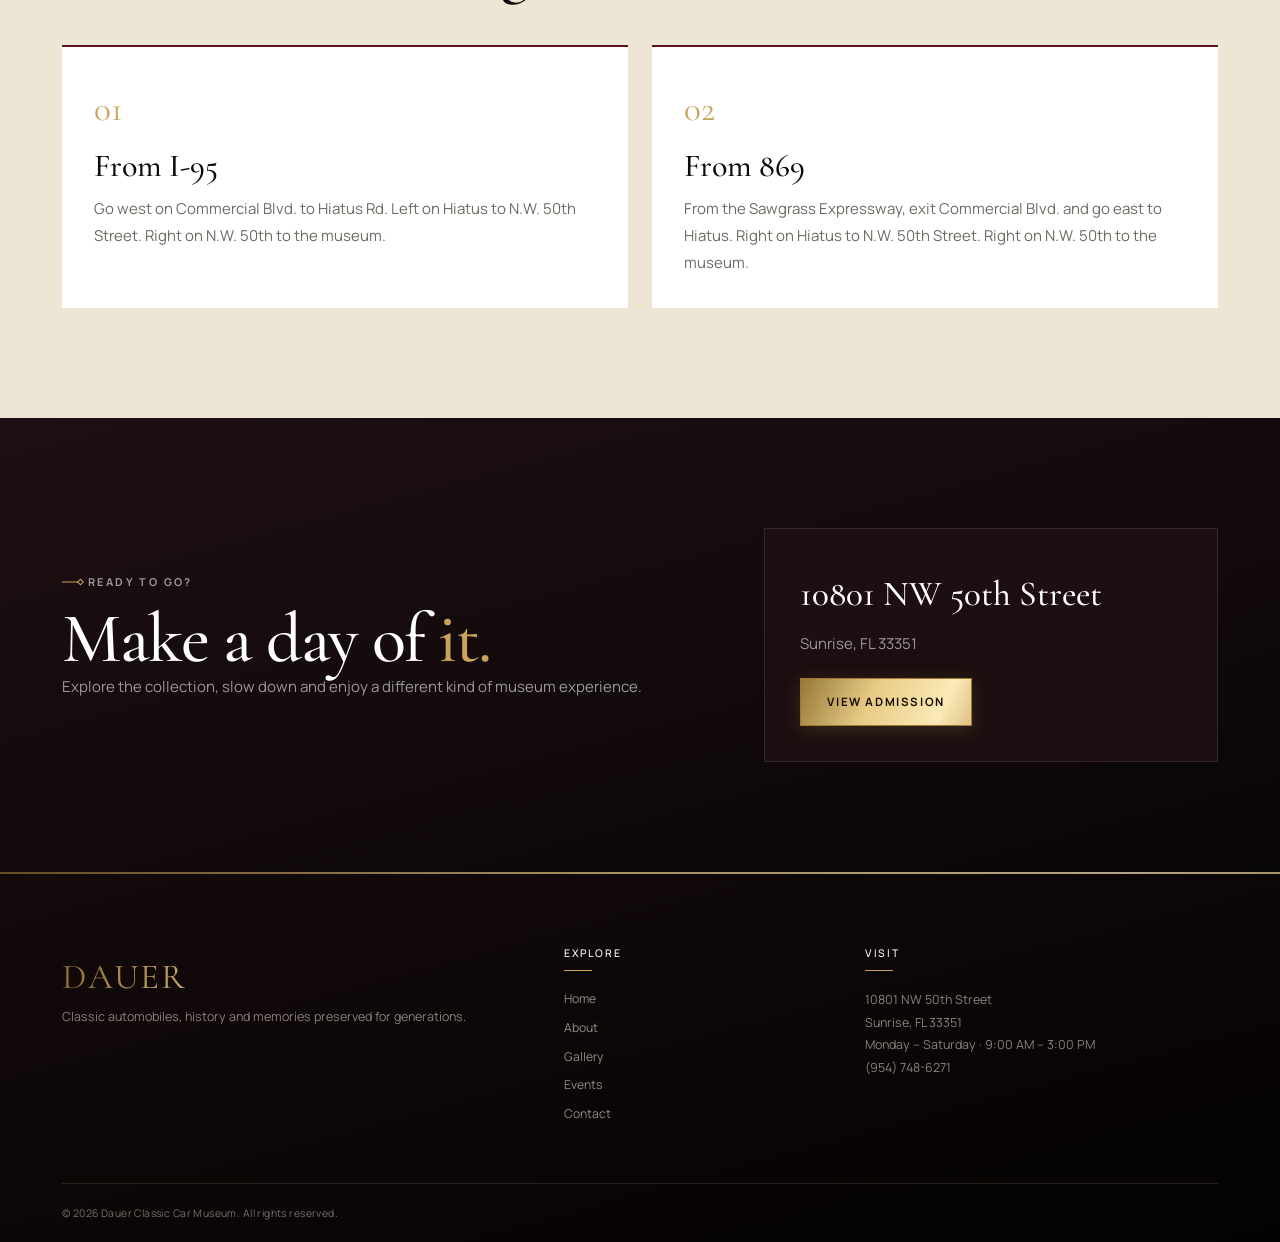
<file: dauer-classic-car-museum/directions.html>
<!doctype html>
<html lang="en">
  <head>
    <meta charset="utf-8" />
    <meta name="viewport" content="width=device-width,initial-scale=1" />
    <title>Directions | Dauer Classic Car Museum</title>
    <link
      href="https://cdn.jsdelivr.net/npm/bootstrap@5.3.3/dist/css/bootstrap.min.css"
      rel="stylesheet"
    />
    <link
      href="https://cdn.jsdelivr.net/npm/bootstrap-icons@1.11.3/font/bootstrap-icons.min.css"
      rel="stylesheet"
    />
    <link rel="stylesheet" href="css/Style.css" />
  </head>
  <body>
    <nav class="navbar navbar-expand-lg fixed-top custom-navbar">
      <div class="container">
        <a class="navbar-brand" href="index.html"
          ><span class="logo-main">DAUER</span
          ><span class="logo-sub">MUSEUM OF CLASSIC CARS</span></a
        ><button
          class="navbar-toggler"
          type="button"
          data-bs-toggle="collapse"
          data-bs-target="#mainNavbar"
          aria-label="Toggle navigation"
        >
          <span class="navbar-toggler-icon"></span>
        </button>
        <div class="collapse navbar-collapse" id="mainNavbar">
          <ul class="navbar-nav ms-auto">
            <li><a class="nav-link" href="about.html">About</a></li>
            <li><a class="nav-link" href="gallery.html">Gallery</a></li>
            <li><a class="nav-link" href="events.html">Events</a></li>
            <li><a class="nav-link" href="contact.html">Contact</a></li>
            <li>
              <a class="nav-link nav-ticket" href="tickets.html">Buy Tickets</a>
            </li>
            <li>
              <a class="nav-link active" href="directions.html">Directions</a>
            </li>
          </ul>
        </div>
      </div>
    </nav>
    <section class="inner-page-hero directions-hero">
      <div class="inner-page-overlay"></div>
      <div class="container">
        <div class="inner-page-content reveal">
          <p class="section-label">PLAN YOUR VISIT</p>
          <h1>Directions</h1>
          <p>Find your way to Dauer Classic Car Museum in Sunrise, Florida.</p>
        </div>
      </div>
    </section>
    <section class="directions-location">
      <div class="container">
        <div class="row g-5 align-items-center">
          <div class="col-lg-5">
            <div class="directions-copy reveal">
              <p class="section-label">THE MUSEUM</p>
              <h2 class="section-title">Come <span>find us.</span></h2>
              <p class="lead">
                Dauer Classic Cars is located at 10801 NW 50th Street in
                Sunrise, Florida.
              </p>
              <div class="location-list">
                <div class="location-row">
                  <div class="location-icon"><i class="bi bi-geo-alt"></i></div>
                  <div>
                    <strong>Address</strong
                    ><span>10801 NW 50th St<br />Sunrise, FL 33351</span>
                  </div>
                </div>
                <div class="location-row">
                  <div class="location-icon"><i class="bi bi-clock"></i></div>
                  <div>
                    <strong>Hours</strong
                    ><span>Monday – Saturday<br />9:00 AM – 3:00 PM</span>
                  </div>
                </div>
                <div class="location-row">
                  <div class="location-icon">
                    <i class="bi bi-telephone"></i>
                  </div>
                  <div><strong>Phone</strong><span>(954) 748-6271</span></div>
                </div>
              </div>
            </div>
          </div>
          <div class="col-lg-7">
            <div class="reveal-right">
              <iframe
                class="map-frame"
                title="Map to Dauer Classic Car Museum"
                src="https://www.google.com/maps?q=10801%20NW%2050th%20St%2C%20Sunrise%2C%20FL%2033351&output=embed"
                loading="lazy"
              ></iframe>
            </div>
          </div>
        </div>
      </div>
    </section>
    <section class="driving-directions">
      <div class="container">
        <div class="text-center reveal">
          <p class="section-label">BY CAR</p>
          <h2 class="section-title">How to get to <span>the museum.</span></h2>
        </div>
        <div class="row g-4 mt-4">
          <div class="col-lg-6">
            <div class="direction-step reveal">
              <span class="direction-step-number">01</span>
              <h3>From I-95</h3>
              <p>
                Go west on Commercial Blvd. to Hiatus Rd. Left on Hiatus to N.W.
                50th Street. Right on N.W. 50th to the museum.
              </p>
            </div>
          </div>
          <div class="col-lg-6">
            <div class="direction-step reveal">
              <span class="direction-step-number">02</span>
              <h3>From 869</h3>
              <p>
                From the Sawgrass Expressway, exit Commercial Blvd. and go east
                to Hiatus. Right on Hiatus to N.W. 50th Street. Right on N.W.
                50th to the museum.
              </p>
            </div>
          </div>
        </div>
      </div>
    </section>
    <section class="directions-visit">
      <div class="container">
        <div class="row align-items-center g-5">
          <div class="col-lg-7 reveal">
            <p class="section-label">READY TO GO?</p>
            <h2 class="section-title">Make a day of <span>it.</span></h2>
            <p>
              Explore the collection, slow down and enjoy a different kind of
              museum experience.
            </p>
          </div>
          <div class="col-lg-5">
            <div class="directions-visit-card reveal-right">
              <strong>10801 NW 50th Street</strong><span>Sunrise, FL 33351</span
              ><a class="btn btn-gold" href="tickets.html">View Admission</a>
            </div>
          </div>
        </div>
      </div>
    </section>
    <footer class="site-footer">
      <div class="container">
        <div class="row g-5">
          <div class="col-lg-5">
            <div class="footer-logo">DAUER</div>
            <p>
              Classic automobiles, history and memories preserved for
              generations.
            </p>
          </div>
          <div class="col-6 col-lg-3">
            <h4>Explore</h4>
            <a href="index.html">Home</a><a href="about.html">About</a
            ><a href="gallery.html">Gallery</a><a href="events.html">Events</a
            ><a href="contact.html">Contact</a>
          </div>
          <div class="col-6 col-lg-4">
            <h4>Visit</h4>
            <p>
              10801 NW 50th Street<br />Sunrise, FL 33351<br />Monday – Saturday
              · 9:00 AM – 3:00 PM<br />(954) 748-6271
            </p>
          </div>
        </div>
        <div class="footer-bottom">
          <p>© 2026 Dauer Classic Car Museum. All rights reserved.</p>
        </div>
      </div>
    </footer>
    <script src="https://cdn.jsdelivr.net/npm/bootstrap@5.3.3/dist/js/bootstrap.bundle.min.js"></script>
    <script src="js/script.js"></script>
  </body>
</html>
</file>
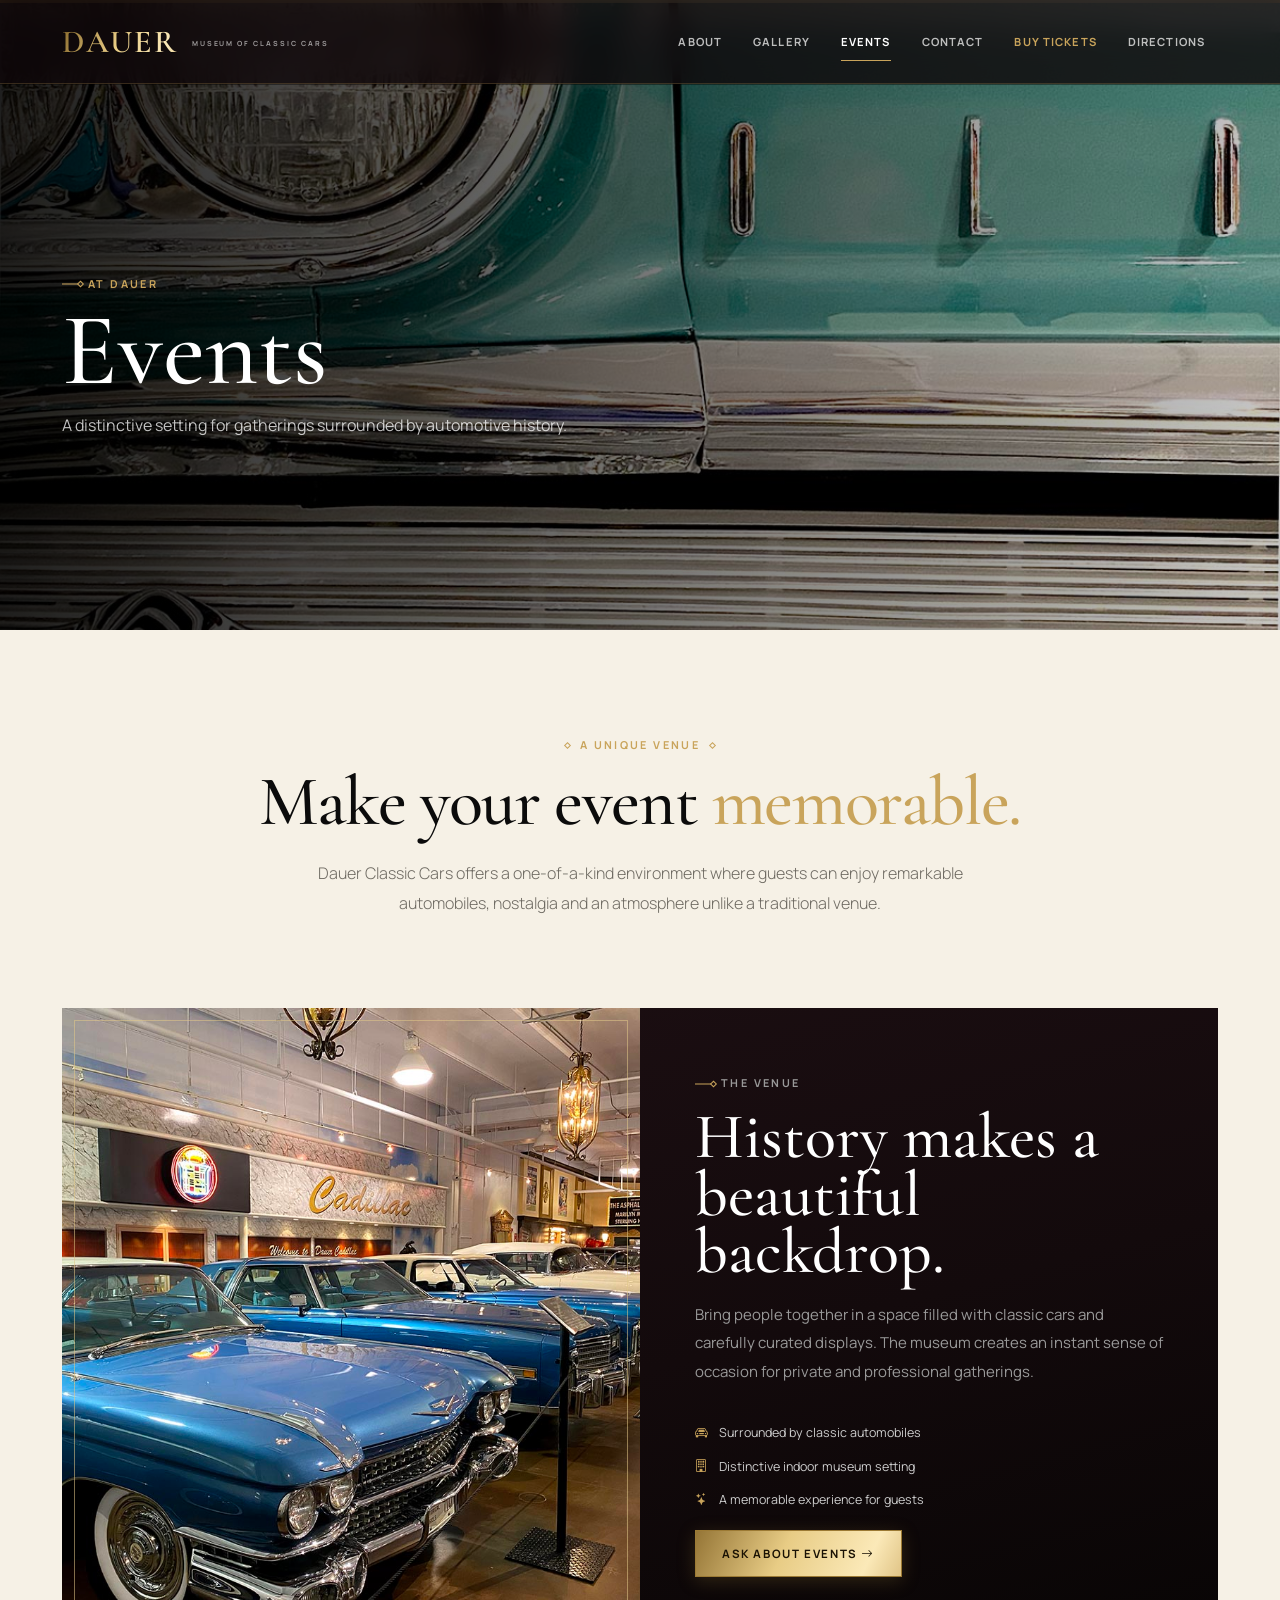
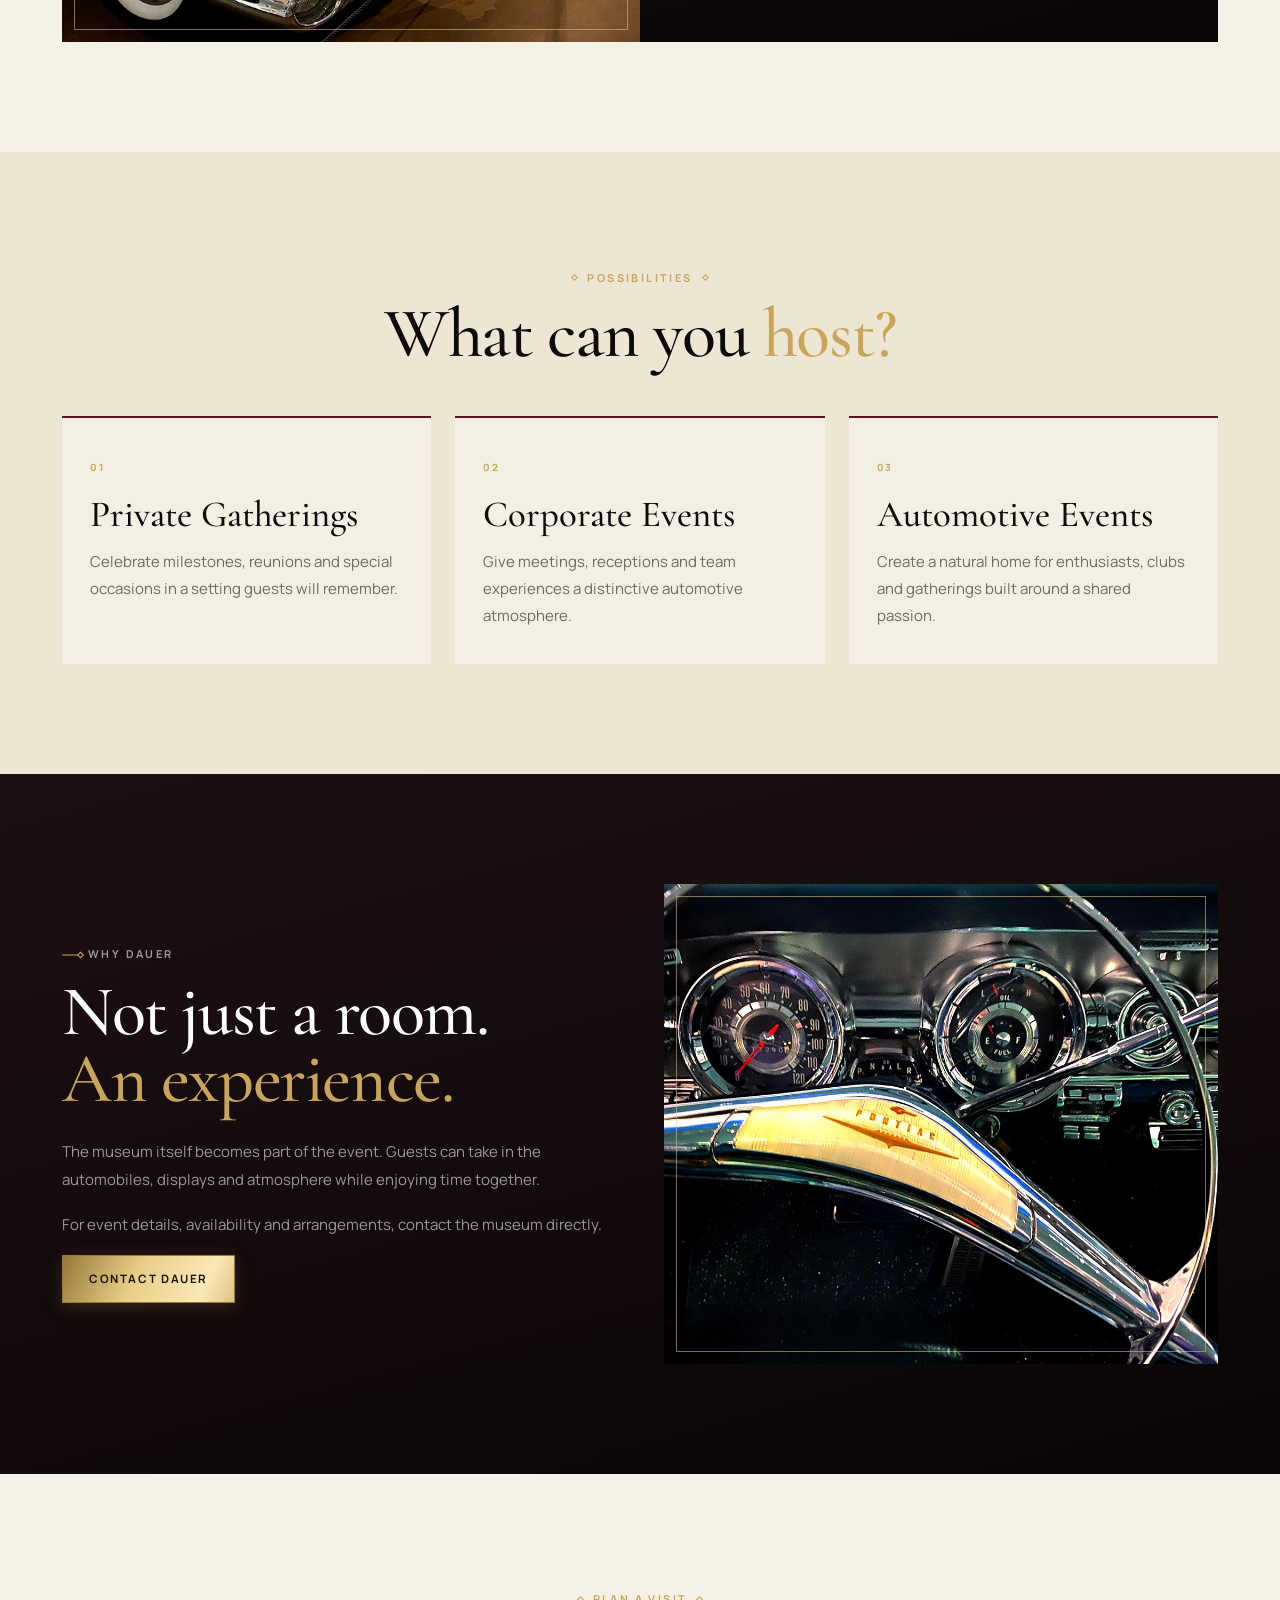
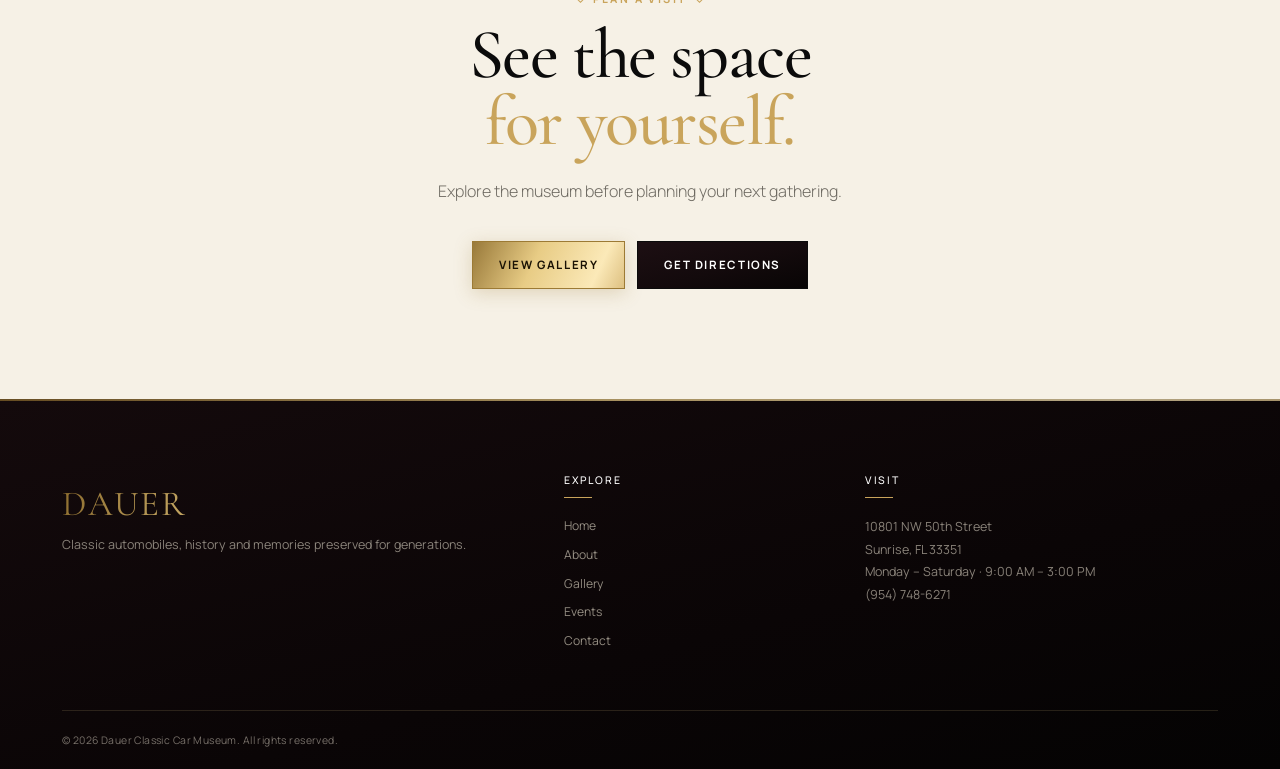
<file: dauer-classic-car-museum/events.html>
<!doctype html>
<html lang="en">
  <head>
    <meta charset="utf-8" />
    <meta name="viewport" content="width=device-width,initial-scale=1" />
    <title>Events | Dauer Classic Car Museum</title>
    <link
      href="https://cdn.jsdelivr.net/npm/bootstrap@5.3.3/dist/css/bootstrap.min.css"
      rel="stylesheet"
    />
    <link
      href="https://cdn.jsdelivr.net/npm/bootstrap-icons@1.11.3/font/bootstrap-icons.min.css"
      rel="stylesheet"
    />
    <link rel="stylesheet" href="css/Style.css" />
  </head>
  <body>
    <nav class="navbar navbar-expand-lg fixed-top custom-navbar">
      <div class="container">
        <a class="navbar-brand" href="index.html"
          ><span class="logo-main">DAUER</span
          ><span class="logo-sub">MUSEUM OF CLASSIC CARS</span></a
        ><button
          class="navbar-toggler"
          type="button"
          data-bs-toggle="collapse"
          data-bs-target="#mainNavbar"
          aria-label="Toggle navigation"
        >
          <span class="navbar-toggler-icon"></span>
        </button>
        <div class="collapse navbar-collapse" id="mainNavbar">
          <ul class="navbar-nav ms-auto">
            <li><a class="nav-link" href="about.html">About</a></li>
            <li><a class="nav-link" href="gallery.html">Gallery</a></li>
            <li><a class="nav-link active" href="events.html">Events</a></li>
            <li><a class="nav-link" href="contact.html">Contact</a></li>
            <li>
              <a class="nav-link nav-ticket" href="tickets.html">Buy Tickets</a>
            </li>
            <li><a class="nav-link" href="directions.html">Directions</a></li>
          </ul>
        </div>
      </div>
    </nav>
    <section class="inner-page-hero events-hero">
      <div class="inner-page-overlay"></div>
      <div class="container">
        <div class="inner-page-content reveal">
          <p class="section-label">AT DAUER</p>
          <h1>Events</h1>
          <p>
            A distinctive setting for gatherings surrounded by automotive
            history.
          </p>
        </div>
      </div>
    </section>
    <section class="events-intro">
      <div class="container">
        <div class="events-intro-inner reveal">
          <p class="section-label">A UNIQUE VENUE</p>
          <h2 class="section-title">Make your event <span>memorable.</span></h2>
          <p class="lead">
            Dauer Classic Cars offers a one-of-a-kind environment where guests
            can enjoy remarkable automobiles, nostalgia and an atmosphere unlike
            a traditional venue.
          </p>
        </div>
      </div>
    </section>
    <section class="featured-event">
      <div class="container">
        <div class="featured-event-card reveal">
          <div class="featured-event-image">
            <img
              src="images/museum/museum-interior.jpg"
              alt="Dauer museum event space"
            />
          </div>
          <div class="featured-event-content">
            <p class="section-label">THE VENUE</p>
            <h2>History makes a beautiful backdrop.</h2>
            <p>
              Bring people together in a space filled with classic cars and
              carefully curated displays. The museum creates an instant sense of
              occasion for private and professional gatherings.
            </p>
            <div class="event-feature-list">
              <div>
                <i class="bi bi-car-front"></i
                ><span>Surrounded by classic automobiles</span>
              </div>
              <div>
                <i class="bi bi-building"></i
                ><span>Distinctive indoor museum setting</span>
              </div>
              <div>
                <i class="bi bi-stars"></i
                ><span>A memorable experience for guests</span>
              </div>
            </div>
            <a class="btn btn-gold align-self-start" href="contact.html"
              >Ask About Events <i class="bi bi-arrow-right"></i
            ></a>
          </div>
        </div>
      </div>
    </section>
    <section class="event-types">
      <div class="container">
        <div class="text-center reveal">
          <p class="section-label">POSSIBILITIES</p>
          <h2 class="section-title">What can you <span>host?</span></h2>
        </div>
        <div class="row g-4 mt-4">
          <div class="col-md-6 col-lg-4">
            <div class="event-type reveal">
              <span class="event-type-number">01</span>
              <h3>Private Gatherings</h3>
              <p>
                Celebrate milestones, reunions and special occasions in a
                setting guests will remember.
              </p>
            </div>
          </div>
          <div class="col-md-6 col-lg-4">
            <div class="event-type reveal">
              <span class="event-type-number">02</span>
              <h3>Corporate Events</h3>
              <p>
                Give meetings, receptions and team experiences a distinctive
                automotive atmosphere.
              </p>
            </div>
          </div>
          <div class="col-md-6 col-lg-4">
            <div class="event-type reveal">
              <span class="event-type-number">03</span>
              <h3>Automotive Events</h3>
              <p>
                Create a natural home for enthusiasts, clubs and gatherings
                built around a shared passion.
              </p>
            </div>
          </div>
        </div>
      </div>
    </section>
    <section class="events-experience">
      <div class="container">
        <div class="row align-items-center g-5">
          <div class="col-lg-6">
            <div class="events-experience-copy reveal">
              <p class="section-label">WHY DAUER</p>
              <h2 class="section-title">
                Not just a room.<br /><span>An experience.</span>
              </h2>
              <p>
                The museum itself becomes part of the event. Guests can take in
                the automobiles, displays and atmosphere while enjoying time
                together.
              </p>
              <p>
                For event details, availability and arrangements, contact the
                museum directly.
              </p>
              <a class="btn btn-gold" href="contact.html">Contact Dauer</a>
            </div>
          </div>
          <div class="col-lg-6">
            <div class="events-experience-image reveal-right">
              <img
                src="images/cars/1958-pontiac.jpg"
                alt="Classic Pontiac at Dauer"
              />
            </div>
          </div>
        </div>
      </div>
    </section>
    <section class="events-cta">
      <div class="container reveal">
        <p class="section-label">PLAN A VISIT</p>
        <h2 class="section-title">
          See the space<br /><span>for yourself.</span>
        </h2>
        <p class="lead">
          Explore the museum before planning your next gathering.
        </p>
        <div class="cta-buttons justify-content-center">
          <a class="btn btn-gold" href="gallery.html">View Gallery</a
          ><a class="btn btn-dark" href="directions.html">Get Directions</a>
        </div>
      </div>
    </section>
    <footer class="site-footer">
      <div class="container">
        <div class="row g-5">
          <div class="col-lg-5">
            <div class="footer-logo">DAUER</div>
            <p>
              Classic automobiles, history and memories preserved for
              generations.
            </p>
          </div>
          <div class="col-6 col-lg-3">
            <h4>Explore</h4>
            <a href="index.html">Home</a><a href="about.html">About</a
            ><a href="gallery.html">Gallery</a><a href="events.html">Events</a
            ><a href="contact.html">Contact</a>
          </div>
          <div class="col-6 col-lg-4">
            <h4>Visit</h4>
            <p>
              10801 NW 50th Street<br />Sunrise, FL 33351<br />Monday – Saturday
              · 9:00 AM – 3:00 PM<br />(954) 748-6271
            </p>
          </div>
        </div>
        <div class="footer-bottom">
          <p>© 2026 Dauer Classic Car Museum. All rights reserved.</p>
        </div>
      </div>
    </footer>
    <script src="https://cdn.jsdelivr.net/npm/bootstrap@5.3.3/dist/js/bootstrap.bundle.min.js"></script>
    <script src="js/script.js"></script>
  </body>
</html>
</file>
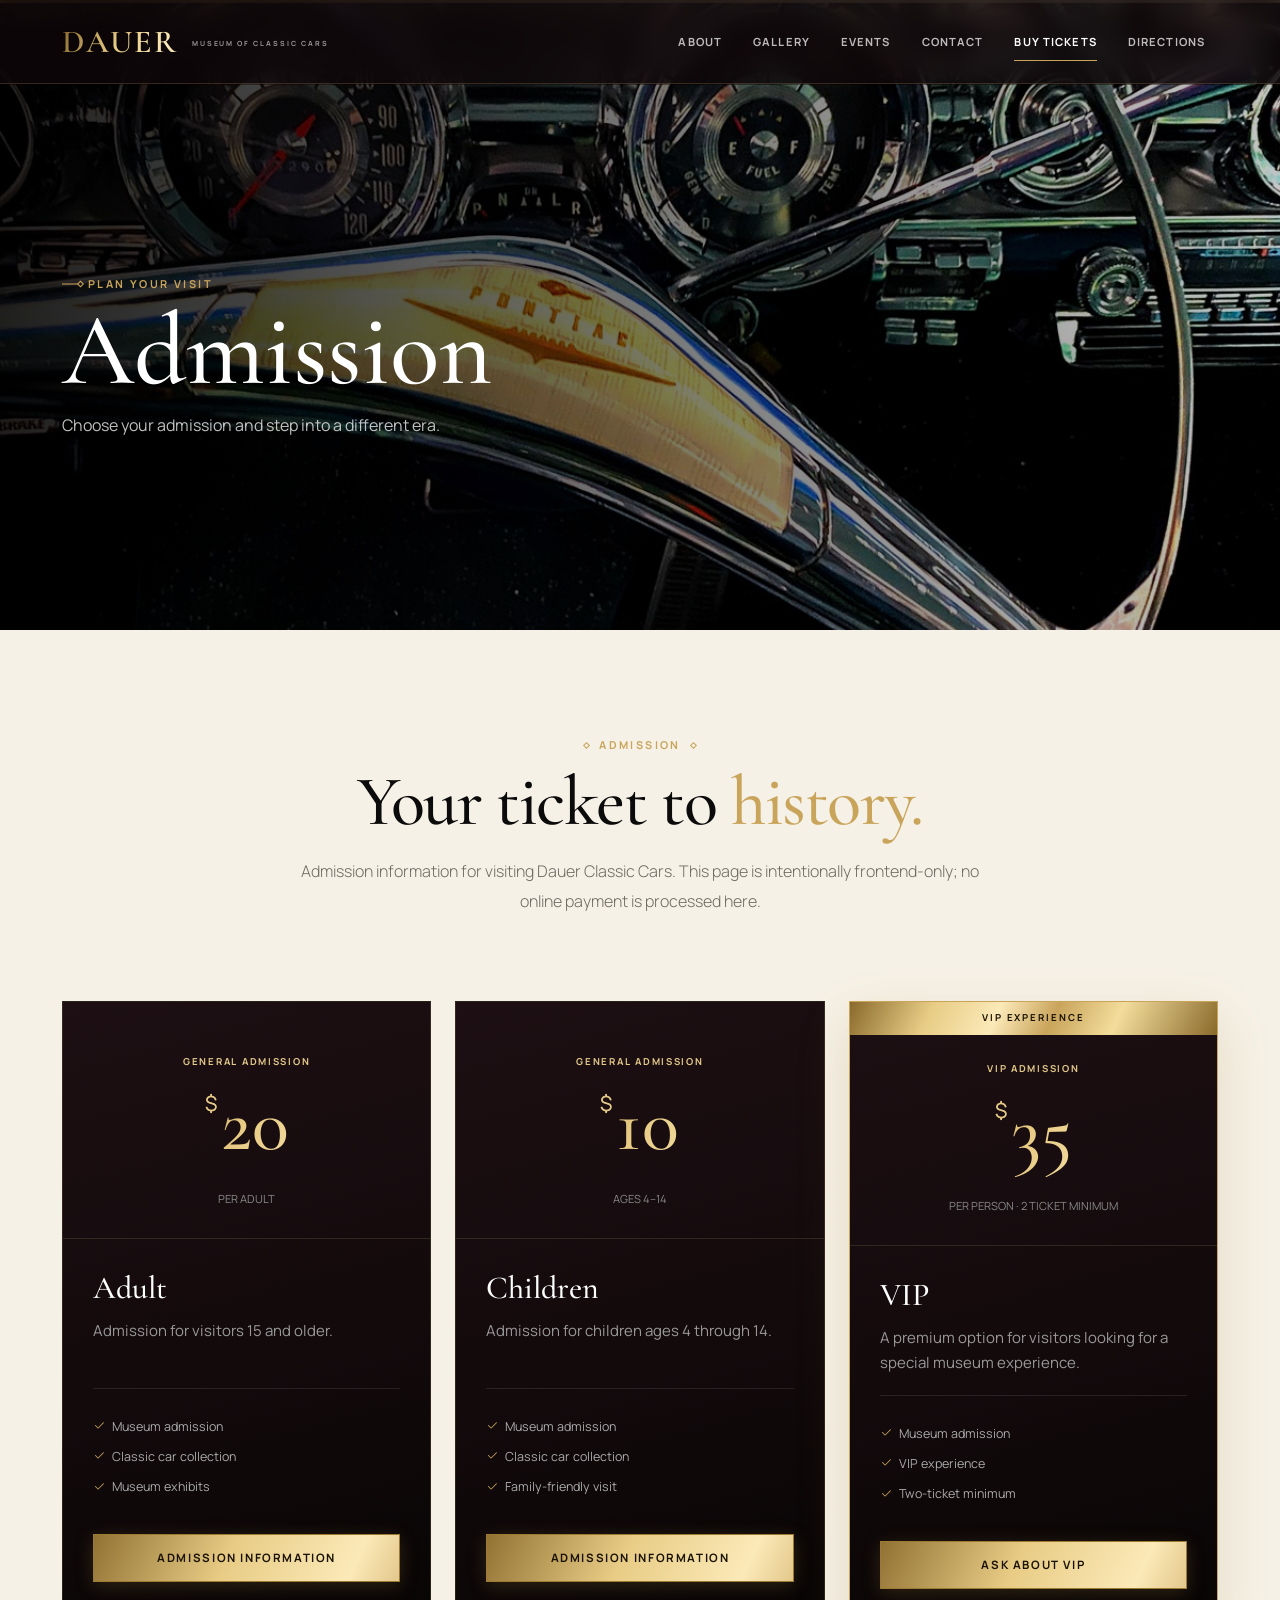
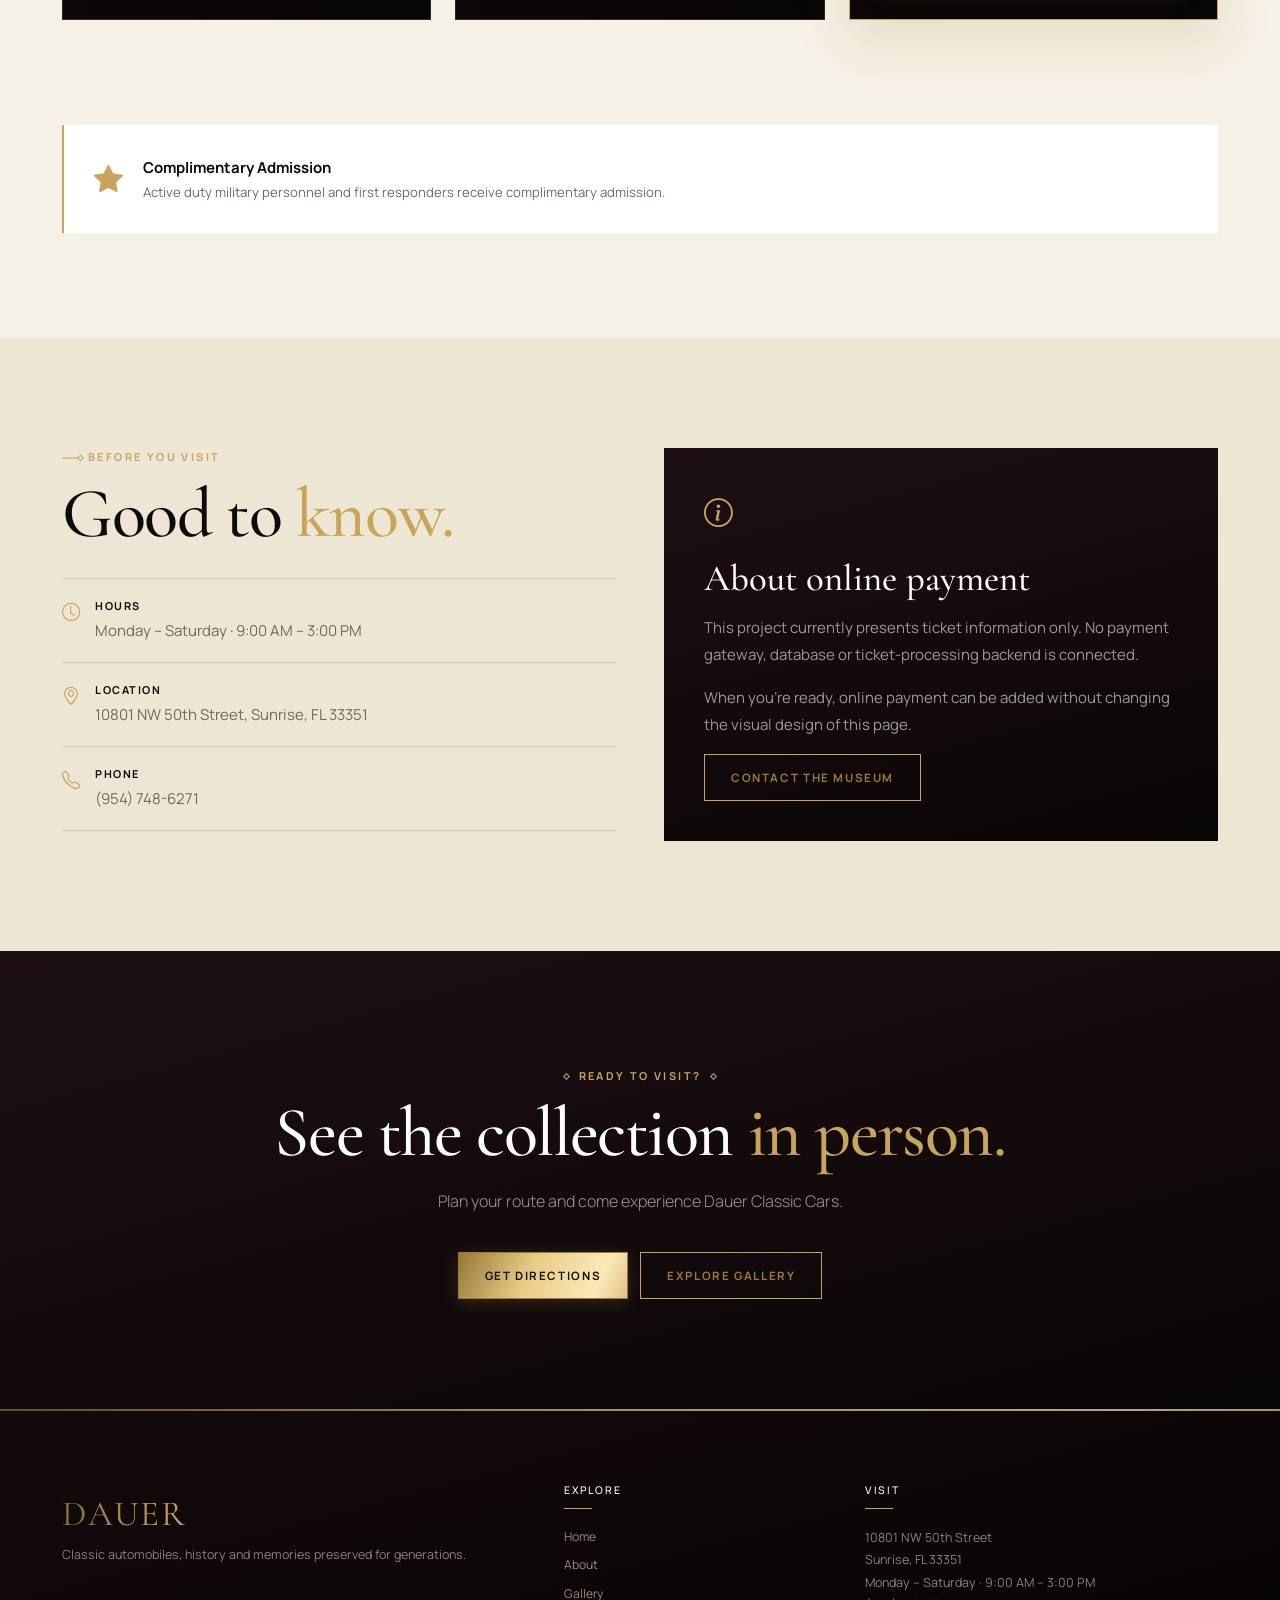
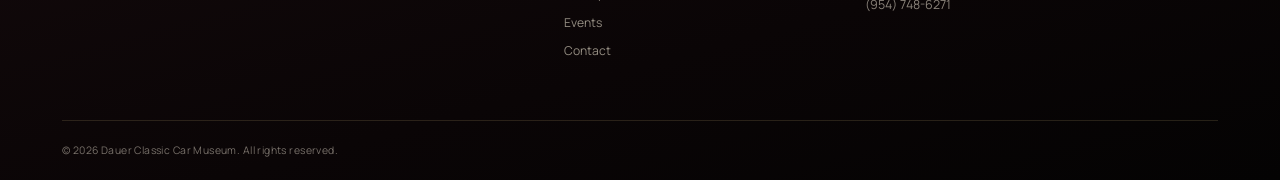
<file: dauer-classic-car-museum/tickets.html>
<!doctype html>
<html lang="en">
  <head>
    <meta charset="utf-8" />
    <meta name="viewport" content="width=device-width,initial-scale=1" />
    <title>Buy Tickets | Dauer Classic Car Museum</title>
    <link
      href="https://cdn.jsdelivr.net/npm/bootstrap@5.3.3/dist/css/bootstrap.min.css"
      rel="stylesheet"
    />
    <link
      href="https://cdn.jsdelivr.net/npm/bootstrap-icons@1.11.3/font/bootstrap-icons.min.css"
      rel="stylesheet"
    />
    <link rel="stylesheet" href="css/Style.css" />
  </head>
  <body>
    <nav class="navbar navbar-expand-lg fixed-top custom-navbar">
      <div class="container">
        <a class="navbar-brand" href="index.html"
          ><span class="logo-main">DAUER</span
          ><span class="logo-sub">MUSEUM OF CLASSIC CARS</span></a
        ><button
          class="navbar-toggler"
          type="button"
          data-bs-toggle="collapse"
          data-bs-target="#mainNavbar"
          aria-label="Toggle navigation"
        >
          <span class="navbar-toggler-icon"></span>
        </button>
        <div class="collapse navbar-collapse" id="mainNavbar">
          <ul class="navbar-nav ms-auto">
            <li><a class="nav-link" href="about.html">About</a></li>
            <li><a class="nav-link" href="gallery.html">Gallery</a></li>
            <li><a class="nav-link" href="events.html">Events</a></li>
            <li><a class="nav-link" href="contact.html">Contact</a></li>
            <li>
              <a class="nav-link nav-ticket active" href="tickets.html"
                >Buy Tickets</a
              >
            </li>
            <li><a class="nav-link" href="directions.html">Directions</a></li>
          </ul>
        </div>
      </div>
    </nav>
    <section class="inner-page-hero tickets-hero">
      <div class="inner-page-overlay"></div>
      <div class="container">
        <div class="inner-page-content reveal">
          <p class="section-label">PLAN YOUR VISIT</p>
          <h1>Admission</h1>
          <p>Choose your admission and step into a different era.</p>
        </div>
      </div>
    </section>
    <section class="tickets-intro">
      <div class="container">
        <div class="tickets-intro-inner reveal">
          <p class="section-label">ADMISSION</p>
          <h2 class="section-title">Your ticket to <span>history.</span></h2>
          <p class="lead">
            Admission information for visiting Dauer Classic Cars. This page is
            intentionally frontend-only; no online payment is processed here.
          </p>
        </div>
      </div>
    </section>
    <section class="tickets-section">
      <div class="container">
        <div class="row g-4 justify-content-center">
          <div class="col-md-6 col-lg-4">
            <article class="ticket-card reveal">
              <div class="ticket-head">
                <span class="ticket-type">GENERAL ADMISSION</span>
                <div class="ticket-price"><small>$</small>20</div>
                <span class="ticket-per">PER ADULT</span>
              </div>
              <div class="ticket-body">
                <h3>Adult</h3>
                <p>Admission for visitors 15 and older.</p>
                <ul>
                  <li><i class="bi bi-check2"></i>Museum admission</li>
                  <li><i class="bi bi-check2"></i>Classic car collection</li>
                  <li><i class="bi bi-check2"></i>Museum exhibits</li>
                </ul>
                <a class="btn btn-gold" href="contact.html"
                  >Admission Information</a
                >
              </div>
            </article>
          </div>
          <div class="col-md-6 col-lg-4">
            <article class="ticket-card reveal">
              <div class="ticket-head">
                <span class="ticket-type">GENERAL ADMISSION</span>
                <div class="ticket-price"><small>$</small>10</div>
                <span class="ticket-per">AGES 4–14</span>
              </div>
              <div class="ticket-body">
                <h3>Children</h3>
                <p>Admission for children ages 4 through 14.</p>
                <ul>
                  <li><i class="bi bi-check2"></i>Museum admission</li>
                  <li><i class="bi bi-check2"></i>Classic car collection</li>
                  <li><i class="bi bi-check2"></i>Family-friendly visit</li>
                </ul>
                <a class="btn btn-gold" href="contact.html"
                  >Admission Information</a
                >
              </div>
            </article>
          </div>
          <div class="col-md-6 col-lg-4">
            <article class="ticket-card featured reveal">
              <div class="ticket-ribbon">VIP EXPERIENCE</div>
              <div class="ticket-head">
                <span class="ticket-type">VIP ADMISSION</span>
                <div class="ticket-price"><small>$</small>35</div>
                <span class="ticket-per">PER PERSON · 2 TICKET MINIMUM</span>
              </div>
              <div class="ticket-body">
                <h3>VIP</h3>
                <p>
                  A premium option for visitors looking for a special museum
                  experience.
                </p>
                <ul>
                  <li><i class="bi bi-check2"></i>Museum admission</li>
                  <li><i class="bi bi-check2"></i>VIP experience</li>
                  <li><i class="bi bi-check2"></i>Two-ticket minimum</li>
                </ul>
                <a class="btn btn-gold" href="contact.html">Ask About VIP</a>
              </div>
            </article>
          </div>
        </div>
      </div>
    </section>
    <section class="ticket-free">
      <div class="container">
        <div class="free-note reveal">
          <i class="bi bi-star-fill"></i>
          <div>
            <strong>Complimentary Admission</strong
            ><span
              >Active duty military personnel and first responders receive
              complimentary admission.</span
            >
          </div>
        </div>
      </div>
    </section>
    <section class="ticket-info">
      <div class="container">
        <div class="row g-5">
          <div class="col-lg-6 reveal">
            <p class="section-label">BEFORE YOU VISIT</p>
            <h2 class="section-title">Good to <span>know.</span></h2>
            <div class="ticket-info-list">
              <div class="ticket-info-row">
                <i class="bi bi-clock"></i>
                <div>
                  <strong>Hours</strong
                  ><span>Monday – Saturday · 9:00 AM – 3:00 PM</span>
                </div>
              </div>
              <div class="ticket-info-row">
                <i class="bi bi-geo-alt"></i>
                <div>
                  <strong>Location</strong
                  ><span>10801 NW 50th Street, Sunrise, FL 33351</span>
                </div>
              </div>
              <div class="ticket-info-row">
                <i class="bi bi-telephone"></i>
                <div><strong>Phone</strong><span>(954) 748-6271</span></div>
              </div>
            </div>
          </div>
          <div class="col-lg-6">
            <div class="ticket-notice reveal-right">
              <i class="bi bi-info-circle"></i>
              <h3>About online payment</h3>
              <p>
                This project currently presents ticket information only. No
                payment gateway, database or ticket-processing backend is
                connected.
              </p>
              <p>
                When you're ready, online payment can be added without changing
                the visual design of this page.
              </p>
              <a class="btn btn-outline-gold" href="contact.html"
                >Contact the Museum</a
              >
            </div>
          </div>
        </div>
      </div>
    </section>
    <section class="tickets-cta">
      <div class="container reveal">
        <p class="section-label">READY TO VISIT?</p>
        <h2 class="section-title">
          See the collection <span>in person.</span>
        </h2>
        <p class="lead">
          Plan your route and come experience Dauer Classic Cars.
        </p>
        <div class="cta-buttons justify-content-center">
          <a class="btn btn-gold" href="directions.html">Get Directions</a
          ><a class="btn btn-outline-gold" href="gallery.html"
            >Explore Gallery</a
          >
        </div>
      </div>
    </section>
    <footer class="site-footer">
      <div class="container">
        <div class="row g-5">
          <div class="col-lg-5">
            <div class="footer-logo">DAUER</div>
            <p>
              Classic automobiles, history and memories preserved for
              generations.
            </p>
          </div>
          <div class="col-6 col-lg-3">
            <h4>Explore</h4>
            <a href="index.html">Home</a><a href="about.html">About</a
            ><a href="gallery.html">Gallery</a><a href="events.html">Events</a
            ><a href="contact.html">Contact</a>
          </div>
          <div class="col-6 col-lg-4">
            <h4>Visit</h4>
            <p>
              10801 NW 50th Street<br />Sunrise, FL 33351<br />Monday – Saturday
              · 9:00 AM – 3:00 PM<br />(954) 748-6271
            </p>
          </div>
        </div>
        <div class="footer-bottom">
          <p>© 2026 Dauer Classic Car Museum. All rights reserved.</p>
        </div>
      </div>
    </footer>
    <script src="https://cdn.jsdelivr.net/npm/bootstrap@5.3.3/dist/js/bootstrap.bundle.min.js"></script>
    <script src="js/script.js"></script>
  </body>
</html>
</file>
<file: dauer-classic-car-museum/css/Style.css>
@import url("https://fonts.googleapis.com/css2?family=Cormorant+Garamond:wght@400;500;600;700&family=Manrope:wght@400;500;600;700&display=swap");

:root {
  --ink: #0b0b0b;
  --ink-2: #151515;
  --paper: #f6f1e6;
  --paper-2: #eee6d4;
  --white: #fff;
  --gold: #c9a45b;
  --gold-light: #e2c989;
  --gold-deep: #9c7a34;
  --gold-foil: linear-gradient(
    115deg,
    #8a6a2c 0%,
    #e8cc85 22%,
    #fbe9b8 40%,
    #c9a45b 55%,
    #f3dd9c 72%,
    #8a6a2c 100%
  );
  --burgundy: #5c1420;
  --burgundy-light: #7c2233;
  --burgundy-900: #1c0e11;
  --burgundy-800: #2a1318;
  --royal-dark: linear-gradient(165deg, #1d0f13 0%, #130a0c 55%, #080505 100%);
  --royal-dark-deep: linear-gradient(
    165deg,
    #140a0c 0%,
    #0a0506 60%,
    #040303 100%
  );
  --muted: #6e6a62;
  --line: rgba(18, 18, 18, 0.14);
  --serif: "Cormorant Garamond", Georgia, serif;
  --sans: "Manrope", Arial, sans-serif;
  --nav-h: 84px;
}

* {
  box-sizing: border-box;
}
html {
  scroll-behavior: smooth;
}
body {
  margin: 0;
  color: var(--ink);
  font-family: var(--sans);
  font-size: 15px;
  line-height: 1.7;
  overflow-x: hidden;
  background-color: var(--paper);
  background-image:
    radial-gradient(
      circle at 100% 0%,
      rgba(201, 164, 91, 0.07) 0%,
      transparent 45%
    ),
    radial-gradient(
      circle at 0% 100%,
      rgba(92, 20, 32, 0.05) 0%,
      transparent 45%
    );
  background-attachment: fixed;
}
img {
  max-width: 100%;
  display: block;
}
a {
  color: inherit;
}
button {
  font: inherit;
}
::selection {
  background: var(--gold);
  color: var(--ink);
}
::-webkit-scrollbar {
  width: 10px;
}
::-webkit-scrollbar-track {
  background: var(--paper-2);
}
::-webkit-scrollbar-thumb {
  background: var(--gold);
  border: 2px solid var(--paper-2);
}

/* ---------- ROYAL ORNAMENTS ---------- */
.ornament {
  display: flex;
  align-items: center;
  justify-content: center;
  gap: 14px;
  margin: 0 0 18px;
  color: var(--gold);
}
.ornament::before,
.ornament::after {
  content: "";
  width: 46px;
  height: 1px;
  background: linear-gradient(90deg, transparent, var(--gold));
}
.ornament::after {
  background: linear-gradient(90deg, var(--gold), transparent);
}
.ornament i {
  font-size: 0.7rem;
  transform: rotate(45deg);
  border: 1px solid var(--gold);
  width: 9px;
  height: 9px;
  display: inline-block;
}
.ornament.center {
  margin-left: auto;
  margin-right: auto;
}
.section-label {
  position: relative;
  margin: 0 0 16px;
  padding-left: 26px;
  color: var(--gold-deep);
  font-size: 0.68rem;
  font-weight: 700;
  letter-spacing: 0.24em;
  text-transform: uppercase;
}
.section-label::before {
  content: "";
  position: absolute;
  left: 0;
  top: 50%;
  width: 16px;
  height: 1px;
  background: var(--gold);
  transform: translateY(-50%);
}
.section-label::after {
  content: "";
  position: absolute;
  left: 16px;
  top: 50%;
  width: 5px;
  height: 5px;
  border: 1px solid var(--gold);
  transform: translateY(-50%) rotate(45deg);
}
.text-center .section-label,
.about-quote .section-label,
.about-closing .section-label,
.contact-bottom .section-label,
.tickets-cta .section-label,
.events-cta .section-label,
.gallery-cta .section-label,
.events-intro-inner .section-label,
.gallery-intro-inner .section-label,
.tickets-intro-inner .section-label {
  padding: 0 20px;
  display: inline-flex;
  align-items: center;
  gap: 10px;
}
.text-center .section-label::before,
.about-quote .section-label::before,
.about-closing .section-label::before,
.contact-bottom .section-label::before,
.tickets-cta .section-label::before,
.events-cta .section-label::before,
.gallery-cta .section-label::before,
.events-intro-inner .section-label::before,
.gallery-intro-inner .section-label::before,
.tickets-intro-inner .section-label::before {
  position: static;
  width: 5px;
  height: 5px;
  border: 1px solid var(--gold);
  background: none;
  transform: rotate(45deg);
  order: -1;
}
.text-center .section-label::after,
.about-quote .section-label::after,
.about-closing .section-label::after,
.contact-bottom .section-label::after,
.tickets-cta .section-label::after,
.events-cta .section-label::after,
.gallery-cta .section-label::after,
.events-intro-inner .section-label::after,
.gallery-intro-inner .section-label::after,
.tickets-intro-inner .section-label::after {
  position: static;
  left: auto;
  top: auto;
  width: 5px;
  height: 5px;
  border: 1px solid var(--gold);
  background: none;
  transform: rotate(45deg);
  order: 2;
}

/* ---------- GLOBAL ---------- */
.container {
  max-width: 1180px;
}
.section-label {
  margin: 0 0 14px;
  color: var(--gold);
  font-size: 0.68rem;
  font-weight: 700;
  letter-spacing: 0.22em;
  text-transform: uppercase;
}
.section-title {
  margin: 0;
  font-family: var(--serif);
  font-size: clamp(2.8rem, 5.5vw, 5.4rem);
  font-weight: 500;
  line-height: 0.95;
  letter-spacing: -0.02em;
}
.section-title span {
  color: var(--gold);
}
.lead {
  max-width: 700px;
  color: var(--muted);
  font-size: 1rem;
  line-height: 1.9;
}
.btn {
  position: relative;
  border-radius: 0;
  padding: 14px 26px;
  font-size: 0.72rem;
  font-weight: 700;
  letter-spacing: 0.14em;
  text-transform: uppercase;
  transition:
    transform 0.25s ease,
    background-position 0.4s ease,
    border-color 0.25s ease,
    color 0.25s ease,
    box-shadow 0.25s ease;
  background-size: 220% 220%;
}
.btn:hover {
  transform: translateY(-2px);
}
.btn-gold {
  background-image: var(--gold-foil);
  background-position: 0% 50%;
  border: 1px solid var(--gold-deep);
  color: #1a1204;
  box-shadow: 0 4px 18px rgba(156, 122, 52, 0.25);
}
.btn-gold:hover {
  background-position: 100% 50%;
  border-color: var(--gold-light);
  color: #1a1204;
  box-shadow: 0 8px 26px rgba(156, 122, 52, 0.4);
}
.btn-outline-gold {
  background: transparent;
  border: 1px solid var(--gold);
  color: var(--gold-deep);
}
.btn-outline-gold:hover {
  background-image: var(--gold-foil);
  background-position: 100% 50%;
  border-color: var(--gold-light);
  color: #1a1204;
}
.btn-dark {
  background: var(--royal-dark);
  border: 1px solid var(--ink);
  color: #fff;
}
.btn-dark:hover {
  background: var(--burgundy);
  border-color: var(--burgundy);
  color: #fff;
}

/* ---------- NAVBAR ---------- */
.custom-navbar {
  height: var(--nav-h);
  background: rgba(14, 7, 9, 0.8);
  backdrop-filter: blur(12px);
  -webkit-backdrop-filter: blur(12px);
  border-bottom: 1px solid rgba(201, 164, 91, 0.22);
  box-shadow: 0 1px 0 rgba(0, 0, 0, 0.4);
  transition:
    background 0.3s ease,
    box-shadow 0.3s ease;
}
.custom-navbar.scrolled {
  background: rgba(10, 5, 6, 0.97);
  box-shadow:
    0 8px 30px rgba(0, 0, 0, 0.35),
    0 1px 0 rgba(201, 164, 91, 0.3);
}
.navbar-brand {
  display: flex;
  align-items: center;
  gap: 14px;
  text-decoration: none;
  line-height: 1;
}
.brand-crest {
  flex: 0 0 auto;
  width: 40px;
  height: 40px;
}
.brand-crest svg {
  width: 100%;
  height: 100%;
  display: block;
}
.brand-text {
  display: flex;
  flex-direction: column;
}
.logo-main {
  font-family: var(--serif);
  font-size: 2rem;
  font-weight: 600;
  letter-spacing: 0.06em;
  background: var(--gold-foil);
  background-size: 220% 220%;
  -webkit-background-clip: text;
  background-clip: text;
  color: transparent;
  filter: drop-shadow(0 1px 0 rgba(0, 0, 0, 0.4));
}
.logo-sub {
  margin-top: 4px;
  color: rgba(255, 255, 255, 0.58);
  font-size: 0.44rem;
  font-weight: 700;
  letter-spacing: 0.28em;
}
.navbar-nav {
  gap: 5px;
}
.nav-link {
  position: relative;
  padding: 29px 13px !important;
  color: rgba(255, 255, 255, 0.72) !important;
  font-size: 0.7rem;
  font-weight: 700;
  letter-spacing: 0.1em;
  text-transform: uppercase;
  transition: color 0.2s ease;
}
.nav-link::after {
  content: "";
  position: absolute;
  left: 13px;
  right: 13px;
  bottom: 19px;
  height: 1px;
  background: var(--gold);
  transform: scaleX(0);
  transform-origin: center;
  transition: transform 0.25s ease;
}
.nav-link:hover,
.nav-link.active {
  color: #fff !important;
}
.nav-link:hover::after,
.nav-link.active::after {
  transform: scaleX(1);
}
.nav-ticket {
  color: var(--gold) !important;
}
.navbar-toggler {
  border: 1px solid rgba(255, 255, 255, 0.35);
  padding: 7px 9px;
}
.navbar-toggler:focus {
  box-shadow: none;
}
.navbar-toggler-icon {
  filter: invert(1);
}

/* ---------- HERO ---------- */
.hero-section,
.inner-page-hero {
  position: relative;
  min-height: 100vh;
  display: flex;
  align-items: center;
  overflow: hidden;
  background: var(--royal-dark-deep);
}
.hero-section {
  background: url("../images/museum/museum-interior.jpg") center/cover no-repeat
    fixed;
}
.hero-overlay,
.inner-page-overlay {
  position: absolute;
  inset: 0;
  background: linear-gradient(
    90deg,
    rgba(0, 0, 0, 0.88) 0%,
    rgba(0, 0, 0, 0.55) 48%,
    rgba(0, 0, 0, 0.22) 100%
  );
}
.hero-content {
  position: relative;
  z-index: 2;
  padding-top: var(--nav-h);
}
.hero-text {
  max-width: 760px;
  padding: 90px 0 110px;
}
.hero-small-text {
  display: flex;
  align-items: center;
  gap: 14px;
  color: var(--gold-light);
  font-size: 0.7rem;
  font-weight: 700;
  letter-spacing: 0.3em;
  margin: 0 0 20px;
}
.hero-small-text::before {
  content: "";
  width: 40px;
  height: 1px;
  background: linear-gradient(90deg, var(--gold), transparent 100%);
  order: -1;
}
.hero-section::before,
.inner-page-hero::before {
  content: "";
  position: absolute;
  left: 0;
  right: 0;
  top: 0;
  height: 3px;
  z-index: 3;
  background: var(--gold-foil);
  background-size: 220% 220%;
  opacity: 0.85;
}
.hero-text h1 {
  margin: 0;
  font-family: var(--serif);
  font-size: clamp(4rem, 8.5vw, 8.5rem);
  font-weight: 500;
  line-height: 0.82;
  letter-spacing: -0.035em;
  color: #fff;
}
.hero-text h1 span {
  display: block;
  color: var(--gold-light);
  font-style: italic;
}
.hero-description {
  max-width: 610px;
  margin: 30px 0 0;
  color: rgba(255, 255, 255, 0.76);
  font-size: 1rem;
  line-height: 1.9;
}
.hero-buttons,
.cta-buttons {
  display: flex;
  gap: 12px;
  flex-wrap: wrap;
  margin-top: 35px;
}
.scroll-indicator {
  position: absolute;
  z-index: 2;
  right: 38px;
  bottom: 34px;
  display: flex;
  align-items: center;
  gap: 12px;
  color: rgba(255, 255, 255, 0.7);
  text-decoration: none;
  font-size: 0.6rem;
  font-weight: 700;
  letter-spacing: 0.2em;
  writing-mode: vertical-rl;
}
.scroll-indicator i {
  color: var(--gold);
  animation: bob 2s ease-in-out infinite;
}

/* ---------- HOME ---------- */
.highlights-section {
  background: var(--royal-dark);
  color: #fff;
  padding: 0;
  border-top: 1px solid rgba(226, 201, 137, 0.18);
  border-bottom: 1px solid rgba(226, 201, 137, 0.18);
}
.highlight-item {
  padding: 48px 25px;
  border-right: 1px solid rgba(255, 255, 255, 0.09);
}
.highlight-item:last-child {
  border-right: 0;
}
.highlight-number {
  font-family: var(--serif);
  font-size: 3.6rem;
  line-height: 1;
  background: var(--gold-foil);
  background-size: 220% 220%;
  -webkit-background-clip: text;
  background-clip: text;
  color: transparent;
}
.highlight-title {
  margin-top: 9px;
  font-size: 0.66rem;
  font-weight: 700;
  letter-spacing: 0.18em;
}
.highlight-item p {
  max-width: 230px;
  margin: 10px auto 0;
  color: #888;
  font-size: 0.8rem;
}
.collection-section {
  padding: 120px 0;
  background: var(--paper);
}
.section-heading {
  display: grid;
  grid-template-columns: 1fr 1fr;
  gap: 30px;
  align-items: end;
  margin-bottom: 55px;
}
.section-heading > div:last-child {
  padding-bottom: 5px;
}
.section-heading p:last-child {
  margin: 0;
  color: var(--muted);
  line-height: 1.9;
}
.car-card {
  height: 100%;
  background: #fff;
  border: 1px solid var(--line);
  overflow: hidden;
  transition:
    transform 0.35s ease,
    box-shadow 0.35s ease;
}
.car-card:hover {
  transform: translateY(-7px);
  box-shadow: 0 20px 45px rgba(0, 0, 0, 0.1);
}
.car-image {
  aspect-ratio: 4/3;
  overflow: hidden;
  background: #ddd;
}
.car-image img {
  width: 100%;
  height: 100%;
  object-fit: cover;
  transition: transform 0.7s ease;
}
.car-card:hover .car-image img {
  transform: scale(1.05);
}
.car-info {
  padding: 26px 27px 30px;
}
.car-year {
  color: var(--gold);
  font-size: 0.65rem;
  font-weight: 700;
  letter-spacing: 0.18em;
}
.car-info h3 {
  margin: 7px 0 10px;
  font-family: var(--serif);
  font-size: 2rem;
  font-weight: 600;
}
.car-info p {
  margin: 0;
  color: var(--muted);
  font-size: 0.86rem;
}
.text-link {
  display: inline-flex;
  align-items: center;
  gap: 9px;
  margin-top: 20px;
  color: var(--ink);
  font-size: 0.67rem;
  font-weight: 700;
  letter-spacing: 0.14em;
  text-decoration: none;
  text-transform: uppercase;
}
.text-link i {
  color: var(--gold);
  transition: transform 0.2s ease;
}
.text-link:hover {
  color: var(--ink);
}
.text-link:hover i {
  transform: translateX(4px);
}
.story-preview {
  padding: 120px 0;
  background: var(--royal-dark);
  color: #fff;
}
.story-preview-image {
  position: relative;
  min-height: 560px;
  overflow: hidden;
}
.story-preview-image img {
  width: 100%;
  height: 100%;
  object-fit: cover;
  position: absolute;
  inset: 0;
}
.story-preview-image::after {
  content: "";
  position: absolute;
  inset: 20px;
  border: 1px solid rgba(226, 201, 137, 0.55);
}
.story-preview-content {
  padding: 25px 0 25px 35px;
}
.story-preview-content .section-title {
  margin-bottom: 28px;
}
.story-preview-content .lead {
  color: #999;
}
.experience-section {
  padding: 120px 0;
  background: var(--paper-2);
}
.experience-visual {
  position: relative;
  display: grid;
  grid-template-columns: 1.2fr 0.8fr;
  gap: 14px;
  align-items: end;
}
.experience-visual .big {
  grid-row: span 2;
}
.experience-visual img {
  width: 100%;
  height: 100%;
  object-fit: cover;
}
.experience-visual .big,
.experience-visual .small {
  overflow: hidden;
}
.experience-visual .big {
  aspect-ratio: 3/4;
}
.experience-visual .small {
  aspect-ratio: 4/3;
}
.experience-visual img {
  transition: transform 0.7s ease;
}
.experience-visual div:hover img {
  transform: scale(1.04);
}
.experience-copy {
  padding-left: 30px;
}
.experience-copy .section-title {
  margin-bottom: 28px;
}
.experience-copy p {
  color: var(--muted);
  line-height: 1.9;
}
.visit-section {
  position: relative;
  padding: 110px 0;
  background: var(--royal-dark);
  color: #fff;
  overflow: hidden;
}
.visit-section::before {
  content: "DAUER";
  position: absolute;
  right: -70px;
  bottom: -90px;
  font-family: var(--serif);
  font-size: 18rem;
  color: rgba(255, 255, 255, 0.025);
  line-height: 1;
}
.visit-card {
  border-top: 1px solid rgba(255, 255, 255, 0.15);
  padding-top: 28px;
}
.visit-card strong {
  display: block;
  color: #fff;
  font-size: 0.72rem;
  letter-spacing: 0.16em;
  text-transform: uppercase;
}
.visit-card span {
  display: block;
  margin-top: 8px;
  color: #999;
}
.visit-buttons {
  margin-top: 30px;
}

/* ---------- INNER PAGE HERO ---------- */
.inner-page-hero {
  min-height: 70vh;
  background-position: center;
  background-size: cover;
  background-repeat: no-repeat;
}
.inner-page-content {
  position: relative;
  z-index: 2;
  padding-top: var(--nav-h);
  max-width: 800px;
}
.inner-page-content h1 {
  margin: 10px 0 18px;
  color: #fff;
  font-family: var(--serif);
  font-size: clamp(4rem, 8vw, 7rem);
  font-weight: 500;
  line-height: 0.85;
}
.inner-page-content p:not(.section-label) {
  max-width: 650px;
  margin: 0;
  color: rgba(255, 255, 255, 0.75);
  font-size: 1rem;
}
.about-hero {
  background-image: url("../images/museum/museum-interior.jpg");
}
.gallery-hero {
  background-image: url("../images/cars/1958-pontiac.jpg");
}
.events-hero {
  background-image: url("../images/cars/1958-oldsmobile.jpg");
}
.contact-hero {
  background-image: url("../images/cars/1929-cadillac.jpg");
}
.directions-hero {
  background-image: url("../images/museum/museum-interior.jpg");
}
.tickets-hero {
  background-image: url("../images/cars/1958-pontiac.jpg");
}

/* ---------- ABOUT ---------- */
.about-intro {
  padding: 120px 0;
  background: var(--paper);
}
.about-intro-image {
  position: relative;
  overflow: hidden;
}
.about-intro-image img {
  width: 100%;
  aspect-ratio: 4/3;
  object-fit: cover;
  transition: transform 0.8s ease;
}
.about-intro-image:hover img {
  transform: scale(1.04);
}
.about-intro-image .image-caption {
  position: absolute;
  z-index: 2;
  left: 22px;
  bottom: 22px;
  padding: 10px 14px;
  background: rgba(10, 10, 10, 0.88);
  color: var(--gold-light);
  font-size: 0.63rem;
  font-weight: 700;
  letter-spacing: 0.16em;
}
.about-copy {
  padding-left: 40px;
}
.about-copy .section-title {
  margin-bottom: 28px;
}
.about-copy p {
  color: var(--muted);
  line-height: 1.95;
}
.signature {
  margin-top: 30px;
  padding-left: 18px;
  border-left: 2px solid var(--gold);
}
.signature strong {
  display: block;
  font-family: var(--serif);
  font-size: 1.35rem;
  font-weight: 600;
}
.signature span {
  color: #8b877f;
  font-size: 0.7rem;
  letter-spacing: 0.12em;
  text-transform: uppercase;
}
.about-quote {
  position: relative;
  padding: 130px 20px 120px;
  background: var(--royal-dark);
  color: #fff;
  text-align: center;
  overflow: hidden;
}
.about-quote::before {
  content: "\201C";
  position: absolute;
  top: 36px;
  left: 50%;
  transform: translateX(-50%);
  font-family: var(--serif);
  font-size: 9rem;
  line-height: 1;
  color: rgba(226, 201, 137, 0.14);
}
.about-quote blockquote {
  position: relative;
  max-width: 960px;
  margin: 0 auto;
  font-family: var(--serif);
  font-size: clamp(2.4rem, 5vw, 4.8rem);
  font-weight: 400;
  font-style: italic;
  line-height: 1.1;
  color: var(--gold-light);
}
.about-quote cite {
  display: block;
  margin-top: 25px;
  color: #8a837a;
  font-family: var(--sans);
  font-size: 0.65rem;
  font-style: normal;
  font-weight: 700;
  letter-spacing: 0.18em;
  text-transform: uppercase;
}
.about-quote .quote-line {
  width: 65px;
  height: 1px;
  margin: 28px auto 0;
  background: var(--gold);
}
.about-founders {
  padding: 120px 0;
  background: var(--paper-2);
}
.story-columns {
  max-width: 820px;
}
.story-columns p {
  color: var(--muted);
  line-height: 1.95;
}
.story-columns p:first-of-type::first-letter {
  float: left;
  padding: 8px 10px 0 0;
  color: var(--gold);
  font-family: var(--serif);
  font-size: 5rem;
  line-height: 0.7;
}
.about-full-image {
  height: 68vh;
  min-height: 480px;
  position: relative;
  overflow: hidden;
  background: var(--royal-dark);
}
.about-full-image img {
  width: 100%;
  height: 100%;
  object-fit: cover;
  object-position: center;
  transition: transform 1s ease;
}
.about-full-image:hover img {
  transform: scale(1.035);
}
.full-image-overlay {
  position: absolute;
  inset: 0;
  background: linear-gradient(90deg, rgba(0, 0, 0, 0.68), rgba(0, 0, 0, 0.08));
}
.full-image-content {
  position: absolute;
  left: max(24px, calc((100vw - 1180px) / 2));
  bottom: 70px;
  max-width: 620px;
}
.full-image-content h2 {
  margin: 0;
  font-family: var(--serif);
  font-size: clamp(3rem, 6vw, 6rem);
  font-weight: 500;
  line-height: 0.9;
  color: #fff;
}
.full-image-content p {
  margin-top: 22px;
  color: rgba(255, 255, 255, 0.75);
  max-width: 540px;
}
.about-experience {
  padding: 120px 0;
  background: var(--paper);
}
.experience-copy-wide {
  max-width: 850px;
  margin: 0 auto 55px;
  text-align: center;
}
.experience-copy-wide .lead {
  margin: 25px auto 0;
}
.experience-feature {
  position: relative;
  height: 520px;
  overflow: hidden;
}
.experience-feature img {
  width: 100%;
  height: 100%;
  object-fit: cover;
}
.experience-feature::after {
  content: "";
  position: absolute;
  inset: 0;
  background: linear-gradient(
    180deg,
    rgba(0, 0, 0, 0) 40%,
    rgba(0, 0, 0, 0.75)
  );
}
.experience-feature-content {
  position: absolute;
  z-index: 2;
  left: 35px;
  bottom: 35px;
  color: #fff;
  max-width: 650px;
}
.experience-feature-content h3 {
  margin: 0;
  font-family: var(--serif);
  font-size: 3rem;
  font-weight: 500;
}
.experience-feature-content p {
  margin: 8px 0 0;
  color: #ddd;
}
.about-more {
  padding: 120px 0;
  background: var(--royal-dark);
  color: #fff;
}
.about-more .section-title {
  margin-bottom: 20px;
}
.more-item {
  height: 100%;
  padding: 32px 28px;
  border-top: 1px solid rgba(226, 201, 137, 0.28);
  transition: border-color 0.25s ease;
}
.more-item:hover {
  border-top-color: var(--gold);
}
.more-number {
  color: var(--gold);
  font-size: 0.62rem;
  font-weight: 700;
  letter-spacing: 0.2em;
}
.more-item h3 {
  margin: 15px 0 10px;
  font-family: var(--serif);
  font-size: 2rem;
  font-weight: 500;
}
.more-item p {
  margin: 0;
  color: #929292;
  line-height: 1.8;
}
.about-collage {
  padding: 0;
  background: var(--royal-dark);
}
.collage-grid {
  display: grid;
  grid-template-columns: 1.15fr 0.85fr 1.15fr;
  gap: 4px;
}
.collage-grid figure {
  height: 430px;
  margin: 0;
  overflow: hidden;
}
.collage-grid figure:nth-child(2) {
  height: 520px;
}
.collage-grid figure:nth-child(3) {
  height: 430px;
  margin-top: 90px;
}
.collage-grid img {
  width: 100%;
  height: 100%;
  object-fit: cover;
  transition: transform 0.8s ease;
}
.collage-grid figure:hover img {
  transform: scale(1.05);
}
.about-closing {
  padding: 130px 20px;
  background: var(--paper);
  text-align: center;
}
.about-closing .lead {
  margin: 25px auto 0;
}
.about-closing h2 {
  margin: 0;
  font-family: var(--serif);
  font-size: clamp(3rem, 6vw, 6rem);
  font-weight: 500;
  line-height: 0.9;
}

/* ---------- GALLERY ---------- */
.gallery-intro {
  padding: 100px 0 55px;
  background: var(--paper);
}
.gallery-intro-inner {
  max-width: 800px;
  text-align: center;
  margin: auto;
}
.gallery-intro-inner .lead {
  margin: 22px auto 0;
}
.gallery-section {
  padding: 30px 0 90px;
  background: var(--paper);
}
.gallery-section.history-section {
  padding-top: 10px;
}
.gallery-section-heading {
  max-width: 700px;
  margin: 0 0 35px;
}
.gallery-section-heading .section-title {
  margin-top: 6px;
}
.photo-wall {
  display: grid;
  grid-template-columns: repeat(4, 1fr);
  grid-auto-rows: 230px;
  gap: 10px;
}
.photo-tile {
  position: relative;
  margin: 0;
  height: 100%;
  overflow: hidden;
  background: var(--royal-dark);
}
.photo-tile img {
  width: 100%;
  height: 100%;
  object-fit: cover;
  transition: transform 0.8s ease;
}
.photo-tile:hover img {
  transform: scale(1.06);
}
.photo-tile.span-2 {
  grid-column: span 2;
}
.photo-tile.span-2-row {
  grid-row: span 2;
}
.photo-tile.crop-detail img {
  object-position: center;
}


.tile-placeholder {
  display: flex;
  flex-direction: column;
  align-items: center;
  justify-content: center;
  gap: 10px;
  text-align: center;
  padding: 20px;
  border: 1px dashed var(--line);
  background: rgba(0, 0, 0, 0.02);
  color: #928d81;
  font-size: 0.72rem;
  line-height: 1.6;
}
.tile-placeholder i {
  font-size: 1.5rem;
  color: var(--gold);
}

.gallery-card-overlay {
  position: absolute;
  inset: 0;
  display: flex;
  align-items: flex-end;
  padding: 25px;
  background: linear-gradient(180deg, transparent 45%, rgba(0, 0, 0, 0.82));
  opacity: 0;
  transition: opacity 0.3s ease;
}
.photo-tile:hover .gallery-card-overlay {
  opacity: 1;
}
.gallery-card-info {
  color: #fff;
}
.gallery-card-info small {
  display: block;
  color: var(--gold);
  font-size: 0.6rem;
  font-weight: 700;
  letter-spacing: 0.15em;
}
.gallery-card-info strong {
  display: block;
  margin-top: 3px;
  font-family: var(--serif);
  font-size: 2rem;
  font-weight: 500;
}
.gallery-view-btn {
  margin-left: auto;
  width: 44px;
  height: 44px;
  border: 1px solid rgba(255, 255, 255, 0.45);
  background: rgba(0, 0, 0, 0.25);
  color: #fff;
  cursor: pointer;
  transition: background 0.2s ease;
}
.gallery-view-btn:hover {
  background: var(--gold);
  color: #111;
  border-color: var(--gold);
}.gallery-story {
  padding: 20px;
  background: var(--royal-dark);
  color: #fff;
  display: flex;
  flex-direction: column;
  justify-content: flex-end;
  overflow: hidden;
  box-sizing: border-box;
}

.gallery-story span {
  display: block;
  margin-bottom: 6px;
  color: var(--gold-light);
  font-size: 0.58rem;
  font-weight: 700;
  letter-spacing: 0.16em;
  line-height: 1.2;
}

.gallery-story h3 {
  margin: 6px 0 10px;
  font-family: var(--serif);
  font-size: 1.8rem;
  font-weight: 500;
  line-height: 1.05;
}

.gallery-story p {
  margin: 0;
  color: #999;
  font-size: 0.78rem;
  line-height: 1.55;
}

.gallery-story a {
  display: inline-flex;
  align-items: center;
  gap: 5px;
  margin-top: 12px;
  color: #fff;
  text-decoration: none;
  font-size: 0.62rem;
  font-weight: 700;
  letter-spacing: 0.14em;
  text-transform: uppercase;
  line-height: 1.2;
}

.gallery-story a i {
  color: var(--gold);
  transition: transform 0.2s ease;
}

.gallery-story a:hover {
  color: #fff;
}

.gallery-story a:hover i {
  transform: translateX(4px);
}
.gallery-cta {
  padding: 110px 20px;
  background: var(--royal-dark);
  color: #fff;
  text-align: center;
}
.gallery-cta .lead {
  margin: 20px auto 0;
  color: #999;
}
.gallery-lightbox {
  position: fixed;
  z-index: 2000;
  inset: 0;
  display: none;
  align-items: center;
  justify-content: center;
  padding: 30px;
  background: rgba(0, 0, 0, 0.94);
}
.gallery-lightbox.show {
  display: flex;
}
.lightbox-content {
  position: relative;
  max-width: 1050px;
  width: 100%;
  text-align: center;
}
.lightbox-content img {
  max-height: 78vh;
  width: auto;
  max-width: 100%;
  margin: auto;
  object-fit: contain;
}
.lightbox-caption {
  margin-top: 12px;
  color: #ddd;
  font-family: var(--serif);
  font-size: 1.5rem;
}
.lightbox-close {
  position: fixed;
  right: 25px;
  top: 22px;
  width: 45px;
  height: 45px;
  background: transparent;
  border: 1px solid rgba(255, 255, 255, 0.4);
  color: #fff;
  cursor: pointer;
}

/* ---------- EVENTS ---------- */
.events-intro {
  padding: 100px 0 50px;
  background: var(--paper);
}
.events-intro-inner {
  max-width: 820px;
  margin: auto;
  text-align: center;
}
.events-intro-inner .lead {
  margin: 22px auto 0;
}
.featured-event {
  padding: 40px 0 110px;
  background: var(--paper);
}
.featured-event-card {
  display: grid;
  grid-template-columns: 1fr 1fr;
  background: var(--royal-dark);
  color: #fff;
}
.featured-event-image {
  min-height: 520px;
  overflow: hidden;
}
.featured-event-image img {
  width: 100%;
  height: 100%;
  object-fit: cover;
  transition: transform 0.8s ease;
}
.featured-event-card:hover .featured-event-image img {
  transform: scale(1.04);
}
.featured-event-content {
  padding: 65px 55px;
  display: flex;
  flex-direction: column;
  justify-content: center;
}
.featured-event-content h2 {
  margin: 0 0 20px;
  font-family: var(--serif);
  font-size: clamp(2.8rem, 5vw, 5rem);
  font-weight: 500;
  line-height: 0.9;
}
.featured-event-content p {
  color: #999;
  line-height: 1.9;
}
.event-feature-list {
  display: grid;
  gap: 12px;
  margin: 20px 0;
}
.event-feature-list div {
  display: flex;
  align-items: center;
  gap: 12px;
  color: #ccc;
  font-size: 0.78rem;
}
.event-feature-list i {
  color: var(--gold);
}
.event-types {
  padding: 110px 0;
  background: var(--paper-2);
}
.event-type {
  height: 100%;
  padding: 35px 28px;
  border-top: 2px solid var(--burgundy);
  background: rgba(255, 255, 255, 0.35);
}
.event-type-number {
  color: var(--gold);
  font-size: 0.62rem;
  font-weight: 700;
  letter-spacing: 0.18em;
}
.event-type h3 {
  margin: 15px 0 10px;
  font-family: var(--serif);
  font-size: 2.3rem;
  font-weight: 500;
}
.event-type p {
  margin: 0;
  color: var(--muted);
  line-height: 1.8;
}
.events-experience {
  padding: 110px 0;
  background: var(--royal-dark);
  color: #fff;
}
.events-experience-image {
  height: 480px;
  overflow: hidden;
}
.events-experience-image img {
  width: 100%;
  height: 100%;
  object-fit: cover;
  transition: transform 0.8s ease;
}
.events-experience-image:hover img {
  transform: scale(1.04);
}
.events-experience-copy .section-title {
  margin-bottom: 25px;
}
.events-experience-copy p {
  color: #999;
  line-height: 1.9;
}
.events-cta {
  padding: 110px 20px;
  background: var(--paper);
  text-align: center;
}
.events-cta .lead {
  margin: 20px auto 0;
}

/* ---------- CONTACT ---------- */
.contact-main {
  padding: 105px 0;
  background: var(--paper);
}
.contact-copy {
  max-width: 820px;
}
.contact-copy h2 {
  margin: 0 0 22px;
  font-family: var(--serif);
  font-size: clamp(3rem, 6vw, 5.5rem);
  font-weight: 500;
  line-height: 0.9;
}
.contact-copy > p {
  color: var(--muted);
  line-height: 1.9;
}
.contact-intro-strong {
  font-weight: 700;
  color: #4d4a44 !important;
}
.contact-details {
  margin-top: 38px;
  border-top: 1px solid var(--line);
}
.contact-detail {
  padding: 20px 0;
  border-bottom: 1px solid var(--line);
}
.contact-detail strong {
  display: block;
  font-size: 0.68rem;
  font-weight: 700;
  letter-spacing: 0.15em;
  text-transform: uppercase;
}
.contact-detail span {
  display: block;
  color: var(--muted);
  margin-top: 4px;
}
.contact-detail a {
  text-decoration: none;
  color: var(--muted);
}
.contact-detail a:hover {
  color: var(--gold);
}
.contact-how {
  padding: 100px 0;
  background: var(--paper-2);
}
.contact-how h2 {
  margin: 0 0 25px;
  font-family: var(--serif);
  font-size: clamp(2.8rem, 5vw, 4.5rem);
  font-weight: 500;
}
.route-note {
  padding: 30px;
  background: #fff;
  border-left: 2px solid var(--gold);
  height: 100%;
}
.route-note strong {
  display: block;
  margin-bottom: 8px;
}
.route-note p {
  margin: 0;
  color: var(--muted);
  line-height: 1.9;
}
.contact-photo {
  height: 500px;
  overflow: hidden;
}
.contact-photo img {
  width: 100%;
  height: 100%;
  object-fit: cover;
}
.contact-bottom {
  padding: 100px 20px;
  background: var(--royal-dark);
  color: #fff;
  text-align: center;
}
.contact-bottom .lead {
  margin: 20px auto 0;
  color: #999;
}

/* ---------- DIRECTIONS ---------- */
.directions-location {
  padding: 110px 0;
  background: var(--paper);
}
.directions-copy .section-title {
  margin-bottom: 22px;
}
.directions-copy .lead {
  margin-bottom: 30px;
}
.location-list {
  border-top: 1px solid var(--line);
}
.location-row {
  display: flex;
  gap: 18px;
  padding: 20px 0;
  border-bottom: 1px solid var(--line);
}
.location-icon {
  width: 38px;
  height: 38px;
  display: flex;
  align-items: center;
  justify-content: center;
  background: var(--royal-dark);
  color: var(--gold);
  flex: 0 0 auto;
}
.location-row strong {
  display: block;
  font-size: 0.68rem;
  letter-spacing: 0.14em;
  text-transform: uppercase;
}
.location-row span {
  display: block;
  color: var(--muted);
  margin-top: 4px;
}
.map-frame {
  height: 520px;
  border: 0;
  width: 100%;
  filter: grayscale(0.85) contrast(0.95);
}
.driving-directions {
  padding: 110px 0;
  background: var(--paper-2);
}
.direction-step {
  height: 100%;
  padding: 32px;
  background: #fff;
  border-top: 2px solid var(--burgundy);
}
.direction-step-number {
  color: var(--gold);
  font-family: var(--serif);
  font-size: 2.2rem;
}
.direction-step h3 {
  margin: 8px 0 10px;
  font-family: var(--serif);
  font-size: 2rem;
  font-weight: 500;
}
.direction-step p {
  margin: 0;
  color: var(--muted);
  line-height: 1.8;
}
.directions-visit {
  padding: 110px 0;
  background: var(--royal-dark);
  color: #fff;
}
.directions-visit p {
  color: #999;
  line-height: 1.9;
}
.directions-visit-card {
  padding: 35px;
  background: var(--burgundy-900);
  border: 1px solid rgba(255, 255, 255, 0.1);
}
.directions-visit-card strong {
  display: block;
  font-family: var(--serif);
  font-size: 2.2rem;
  font-weight: 500;
}
.directions-visit-card span {
  display: block;
  color: #999;
  margin: 7px 0 22px;
}

/* ---------- TICKETS ---------- */
.tickets-intro {
  padding: 100px 0 50px;
  background: var(--paper);
}
.tickets-intro-inner {
  text-align: center;
  max-width: 760px;
  margin: auto;
}
.tickets-intro-inner .lead {
  margin: 20px auto 0;
}
.tickets-section {
  padding: 35px 0 105px;
  background: var(--paper);
}
.ticket-card {
  height: 100%;
  background: var(--royal-dark);
  color: #fff;
  border: 1px solid rgba(226, 201, 137, 0.14);
  position: relative;
  overflow: hidden;
  transition:
    transform 0.3s ease,
    border-color 0.3s ease,
    box-shadow 0.3s ease;
}
.ticket-card:hover {
  transform: translateY(-6px);
  border-color: var(--gold);
  box-shadow: 0 20px 45px rgba(0, 0, 0, 0.35);
}
.ticket-card.featured {
  border-color: var(--gold);
  box-shadow: 0 20px 50px rgba(156, 122, 52, 0.18);
}
.ticket-ribbon {
  position: absolute;
  top: 0;
  left: 0;
  right: 0;
  background: var(--gold-foil);
  color: #1a1204;
  text-align: center;
  padding: 8px;
  font-size: 0.6rem;
  font-weight: 700;
  letter-spacing: 0.2em;
}
.ticket-head {
  padding: 45px 30px 28px;
  border-bottom: 1px solid rgba(226, 201, 137, 0.14);
  text-align: center;
}
.ticket-card.featured .ticket-head {
  padding-top: 52px;
}
.ticket-type {
  color: var(--gold-light);
  font-size: 0.6rem;
  font-weight: 700;
  letter-spacing: 0.18em;
}

.ticket-price {
  margin: 14px 0 5px;
  display: flex;
  align-items: flex-start;
  justify-content: center;
  gap: 4px;
  font-family: var(--serif);
  font-size: 4.8rem;
  font-weight: 500;
  line-height: 1;
  min-height: 5.8rem;
  background: var(--gold-foil);
  background-size: 220% 220%;
  -webkit-background-clip: text;
  background-clip: text;
  color: transparent;
}

.ticket-price small {
  margin-top: 0.28em;

  font-family: var(--sans);
  font-size: 1.3rem;
  font-weight: 400;
  line-height: 1;

  color: var(--gold-light);
  -webkit-text-fill-color: var(--gold-light);
}
.ticket-per {
  color: #888;
  font-size: 0.7rem;
}
.ticket-body {
  padding: 30px;
}
.ticket-body h3 {
  margin: 0 0 10px;
  font-family: var(--serif);
  font-size: 2rem;
  font-weight: 500;
}
.ticket-body > p {
  color: #999;
  min-height: 54px;
}
.ticket-body ul {
  list-style: none;
  padding: 18px 0;
  margin: 0;
  border-top: 1px solid rgba(255, 255, 255, 0.1);
}
.ticket-body li {
  color: #aaa;
  font-size: 0.78rem;
  margin: 9px 0;
}
.ticket-body li i {
  color: var(--gold);
  margin-right: 7px;
}
.ticket-body .btn {
  width: 100%;
  margin-top: 10px;
}
.ticket-free {
  padding: 0 0 105px;
  background: var(--paper);
}
.free-note {
  display: flex;
  gap: 20px;
  align-items: center;
  padding: 30px;
  background: #fff;
  border-left: 2px solid var(--gold);
}
.free-note i {
  font-size: 1.8rem;
  color: var(--gold);
}
.free-note strong {
  display: block;
}
.free-note span {
  display: block;
  color: var(--muted);
  font-size: 0.82rem;
}
.ticket-info {
  padding: 110px 0;
  background: var(--paper-2);
}
.ticket-info-list {
  border-top: 1px solid var(--line);
  margin-top: 30px;
}
.ticket-info-row {
  display: flex;
  gap: 15px;
  padding: 18px 0;
  border-bottom: 1px solid var(--line);
}
.ticket-info-row i {
  color: var(--gold);
  font-size: 1.15rem;
}
.ticket-info-row strong {
  display: block;
  font-size: 0.68rem;
  letter-spacing: 0.14em;
  text-transform: uppercase;
}
.ticket-info-row span {
  display: block;
  color: var(--muted);
  margin-top: 3px;
}
.ticket-notice {
  height: 100%;
  padding: 40px;
  background: var(--royal-dark);
  color: #fff;
}
.ticket-notice i {
  color: var(--gold);
  font-size: 1.8rem;
}
.ticket-notice h3 {
  margin: 20px 0 12px;
  font-family: var(--serif);
  font-size: 2.3rem;
  font-weight: 500;
}
.ticket-notice p {
  color: #999;
  line-height: 1.8;
}
.tickets-cta {
  padding: 110px 20px;
  background: var(--royal-dark);
  color: #fff;
  text-align: center;
}
.tickets-cta .lead {
  margin: 20px auto 0;
  color: #999;
}

/* ---------- FOOTER ---------- */
.site-footer {
  position: relative;
  padding: 75px 0 20px;
  background: var(--royal-dark-deep);
  color: #fff;
}
.site-footer::before {
  content: "";
  position: absolute;
  left: 0;
  right: 0;
  top: 0;
  height: 2px;
  background: var(--gold-foil);
  background-size: 220% 220%;
  opacity: 0.7;
}
.footer-brand {
  display: flex;
  align-items: center;
  gap: 14px;
  margin-bottom: 16px;
}
.footer-logo {
  font-family: var(--serif);
  font-size: 2.2rem;
  letter-spacing: 0.05em;
  background: var(--gold-foil);
  background-size: 220% 220%;
  -webkit-background-clip: text;
  background-clip: text;
  color: transparent;
}
.site-footer p {
  color: #8a837a;
  font-size: 0.78rem;
  line-height: 1.8;
}
.site-footer h4 {
  position: relative;
  margin: 0 0 18px;
  padding-bottom: 12px;
  color: #fff;
  font-size: 0.66rem;
  letter-spacing: 0.18em;
  text-transform: uppercase;
}
.site-footer h4::after {
  content: "";
  position: absolute;
  left: 0;
  bottom: 0;
  width: 28px;
  height: 1px;
  background: var(--gold);
}
.site-footer a {
  display: block;
  margin: 8px 0;
  color: #948d82;
  text-decoration: none;
  font-size: 0.76rem;
  transition:
    color 0.2s ease,
    padding-left 0.2s ease;
}
.site-footer a:hover {
  color: var(--gold-light);
  padding-left: 4px;
}
.footer-bottom {
  margin-top: 50px;
  padding-top: 20px;
  border-top: 1px solid rgba(226, 201, 137, 0.15);
}
.footer-bottom p {
  margin: 0;
  font-size: 0.65rem;
  color: #78716a;
  letter-spacing: 0.04em;
}

/* ---------- ROYAL IMAGE FRAMES ---------- */
.about-intro-image,
.about-full-image,
.experience-feature,
.contact-photo,
.events-experience-image,
.featured-event-image,
.collage-grid figure {
  position: relative;
}
.about-intro-image::after,
.about-full-image::after,
.experience-feature::after,
.contact-photo::after,
.events-experience-image::after,
.featured-event-image::after,
.collage-grid figure::after {
  content: "";
  position: absolute;
  inset: 12px;
  border: 1px solid rgba(226, 201, 137, 0.55);
  pointer-events: none;
  z-index: 1;
}
.car-image {
  position: relative;
}
.car-image::after {
  content: "";
  position: absolute;
  inset: 0;
  border: 1px solid transparent;
  box-shadow: inset 0 0 0 0 transparent;
  transition:
    box-shadow 0.35s ease,
    border-color 0.35s ease;
  pointer-events: none;
  z-index: 2;
}
.car-card:hover .car-image::after {
  border-color: rgba(226, 201, 137, 0.7);
  box-shadow: inset 0 0 0 8px rgba(0, 0, 0, 0);
}

/* ---------- REVEAL ---------- */
.reveal,
.reveal-left,
.reveal-right {
  opacity: 0;
  transition:
    opacity 0.75s ease,
    transform 0.75s ease;
}
.reveal {
  transform: translateY(28px);
}
.reveal-left {
  transform: translateX(-35px);
}
.reveal-right {
  transform: translateX(35px);
}
.reveal.is-visible,
.reveal-left.is-visible,
.reveal-right.is-visible {
  opacity: 1;
  transform: none;
}
@keyframes bob {
  0%,
  100% {
    transform: translateY(0);
  }
  50% {
    transform: translateY(6px);
  }
}

/* ---------- RESPONSIVE ---------- */
@media (max-width: 991px) {
  :root {
    --nav-h: 70px;
  }
  .custom-navbar {
    height: auto;
    min-height: var(--nav-h);
  }
  .navbar-collapse {
    background: var(--royal-dark-deep);
    margin: 8px -12px -8px;
    padding: 8px 12px 15px;
    border-top: 1px solid rgba(255, 255, 255, 0.08);
  }
  .nav-link {
    padding: 12px 10px !important;
  }
  .nav-link::after {
    display: none;
  }
  .navbar-nav {
    gap: 0;
  }
  .hero-section {
    background-attachment: scroll;
  }
  .hero-text {
    padding: 100px 0 90px;
  }
  .section-heading {
    grid-template-columns: 1fr;
  }
  .story-preview-content {
    padding: 0;
  }
  .story-preview-image {
    min-height: 460px;
  }
  .experience-copy {
    padding-left: 0;
  }
  .featured-event-card {
    grid-template-columns: 1fr;
  }
  .featured-event-image {
    min-height: 420px;
  }
  .about-copy {
    padding-left: 0;
  }
  .collage-grid {
    grid-template-columns: 1fr 1fr;
  }
  .collage-grid figure,
  .collage-grid figure:nth-child(2),
  .collage-grid figure:nth-child(3) {
    height: 390px;
    margin: 0;
  }
  .map-frame {
    height: 430px;
  }
  .photo-wall {
    grid-template-columns: repeat(2, 1fr);
    grid-auto-rows: 210px;
  }
  .photo-tile.span-2,
  .photo-tile.span-2-row {
    grid-column: span 2;
    grid-row: span 1;
  }
}
@media (max-width: 767px) {
  body {
    font-size: 14px;
  }
  .container {
    padding-left: 20px;
    padding-right: 20px;
  }
  .logo-main {
    font-size: 1.8rem;
  }
  .logo-sub {
    font-size: 0.4rem;
  }
  .hero-text h1 {
    font-size: clamp(3.6rem, 17vw, 5.5rem);
  }
  .hero-description {
    font-size: 0.9rem;
  }
  .scroll-indicator {
    display: none;
  }
  .hero-buttons,
  .cta-buttons {
    flex-direction: column;
    align-items: stretch;
  }
  .hero-buttons .btn,
  .cta-buttons .btn {
    width: 100%;
    text-align: center;
  }
  .highlight-item {
    border-right: 0;
    border-bottom: 1px solid rgba(255, 255, 255, 0.09);
    padding: 35px 20px;
  }
  .highlight-item:last-child {
    border-bottom: 0;
  }
  .collection-section,
  .story-preview,
  .experience-section,
  .about-intro,
  .about-founders,
  .about-experience,
  .about-more,
  .directions-location,
  .driving-directions,
  .directions-visit,
  .contact-main,
  .contact-how,
  .ticket-info {
    padding: 80px 0;
  }
  .section-title {
    font-size: clamp(2.8rem, 13vw, 4.2rem);
  }
  .story-preview-image {
    min-height: 350px;
  }
  .experience-visual {
    grid-template-columns: 1fr;
  }
  .experience-visual .big {
    grid-row: auto;
  }
  .experience-visual .big,
  .experience-visual .small {
    aspect-ratio: 4/3;
  }
  .inner-page-hero {
    min-height: 65vh;
  }
  .inner-page-content h1 {
    font-size: 4rem;
  }
  .inner-page-content p:not(.section-label) {
    font-size: 0.9rem;
  }
  .about-full-image {
    height: 560px;
    min-height: 0;
  }
  .full-image-content {
    left: 20px;
    right: 20px;
    bottom: 45px;
  }
  .full-image-content h2 {
    font-size: 3.5rem;
  }
  .experience-feature {
    height: 400px;
  }
  .experience-feature-content {
    left: 22px;
    right: 22px;
    bottom: 24px;
  }
  .experience-feature-content h3 {
    font-size: 2.3rem;
  }
  .collage-grid {
    grid-template-columns: 1fr;
  }
  .collage-grid figure,
  .collage-grid figure:nth-child(2),
  .collage-grid figure:nth-child(3) {
    height: 300px;
  }
  .photo-wall {
    grid-template-columns: 1fr;
    grid-auto-rows: 260px;
  }
  .photo-tile.span-2,
  .photo-tile.span-2-row {
    grid-column: span 1;
  }
  .gallery-card-overlay {
    opacity: 1;
  }
  .gallery-story {
    min-height: 260px;
  }
  .featured-event-content {
    padding: 45px 28px;
  }
  .featured-event-image {
    min-height: 320px;
  }
  .events-experience-image {
    height: 350px;
  }
  .contact-photo {
    height: 350px;
  }
  .map-frame {
    height: 350px;
  }
  .free-note {
    align-items: flex-start;
  }
  .ticket-price {
    font-size: 4rem;
  }
}
@media (prefers-reduced-motion: reduce) {
  html {
    scroll-behavior: auto;
  }
  .reveal,
  .reveal-left,
  .reveal-right {
    opacity: 1 !important;
    transform: none !important;
    transition: none;
  }
  .hero-section {
    background-attachment: scroll;
  }
  .scroll-indicator i {
    animation: none;
  }
  .btn,
  .car-card,
  .gallery-card img,
  .about-intro-image img,
  .about-full-image img {
    transition: none;
  }
}
</file>
